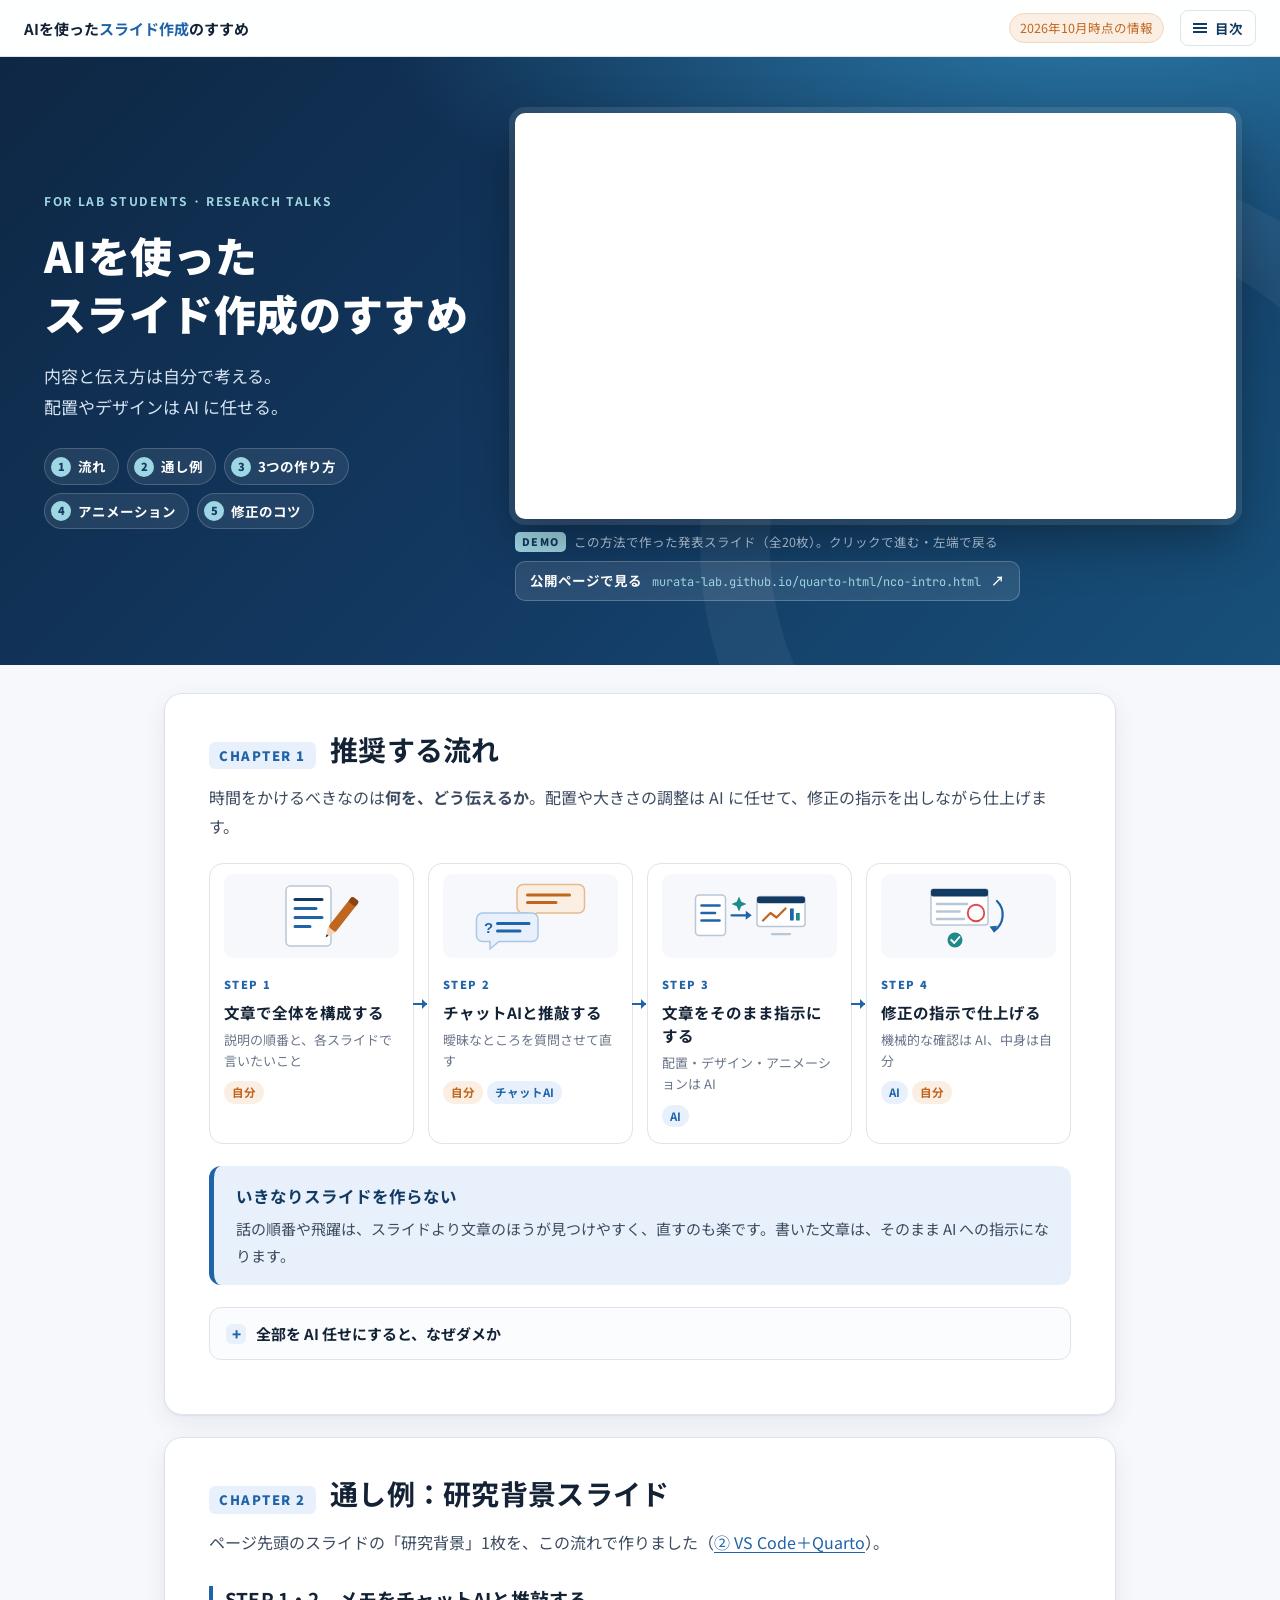
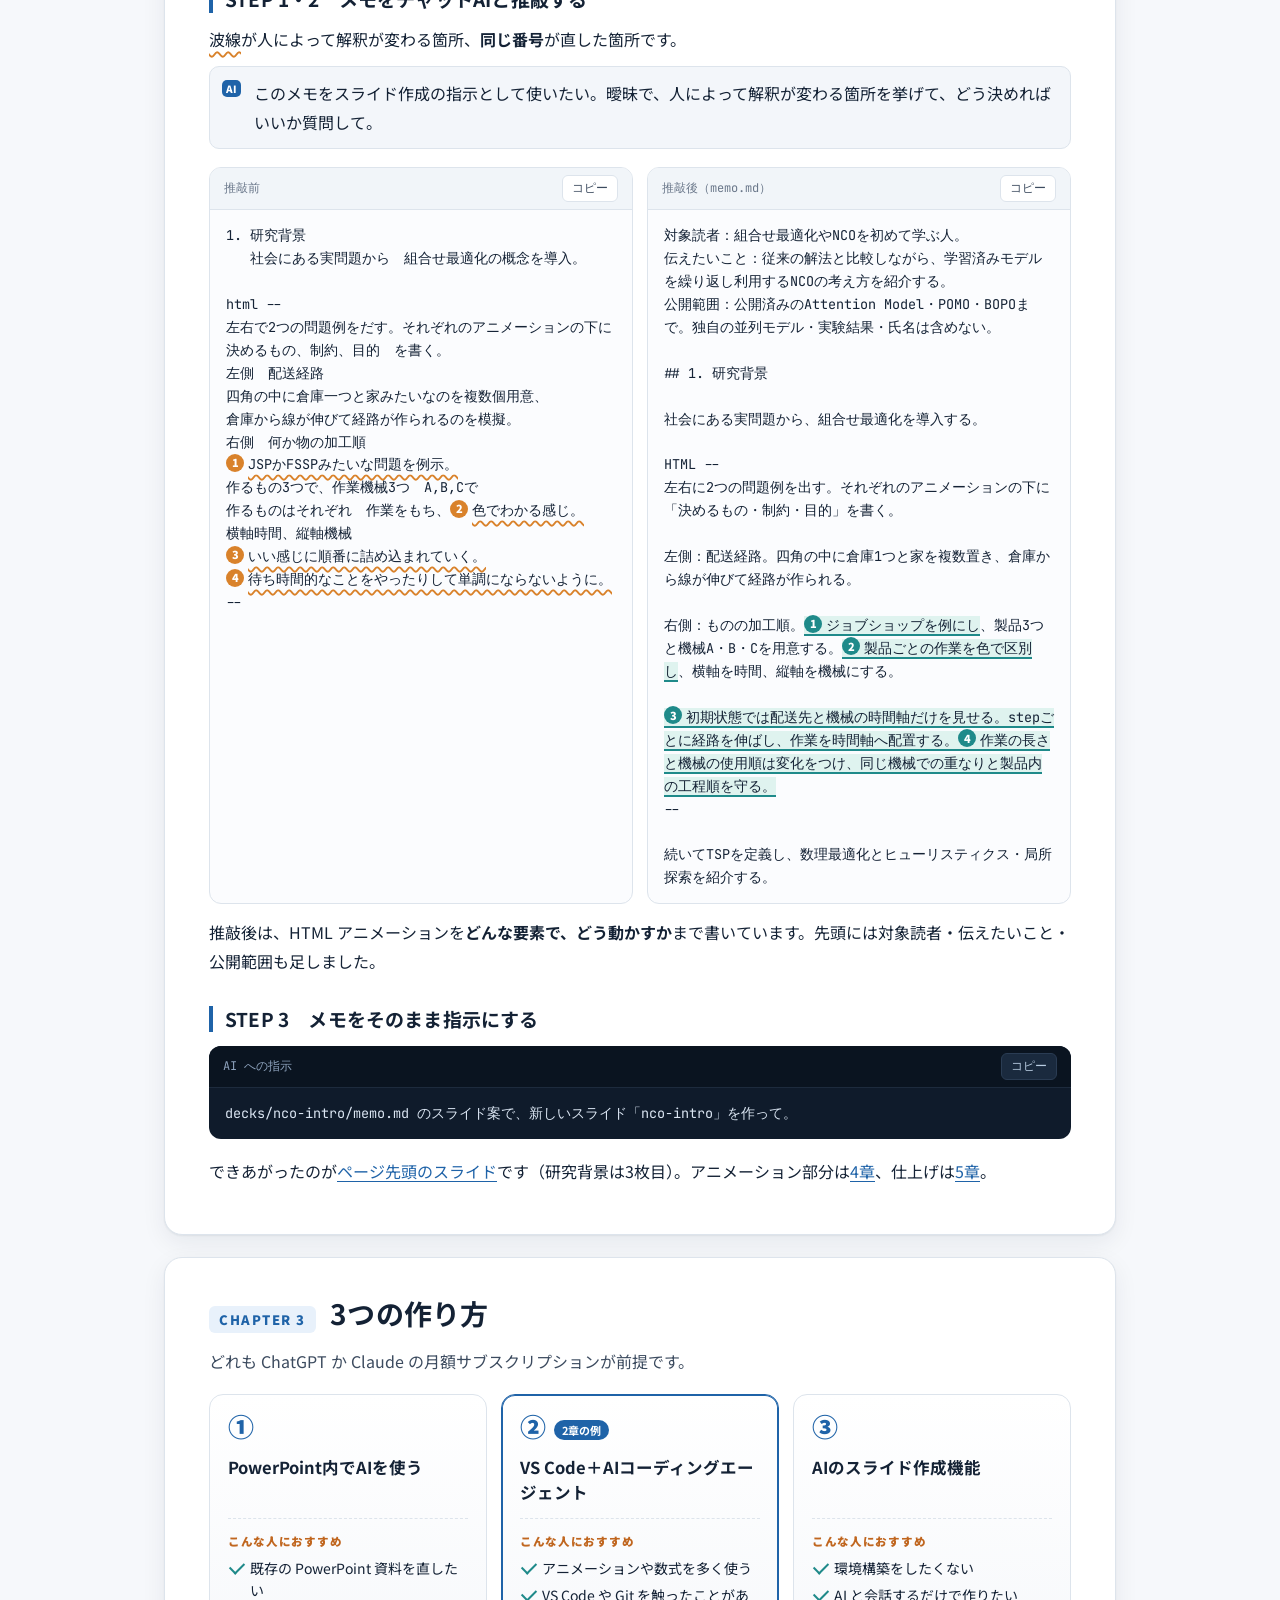
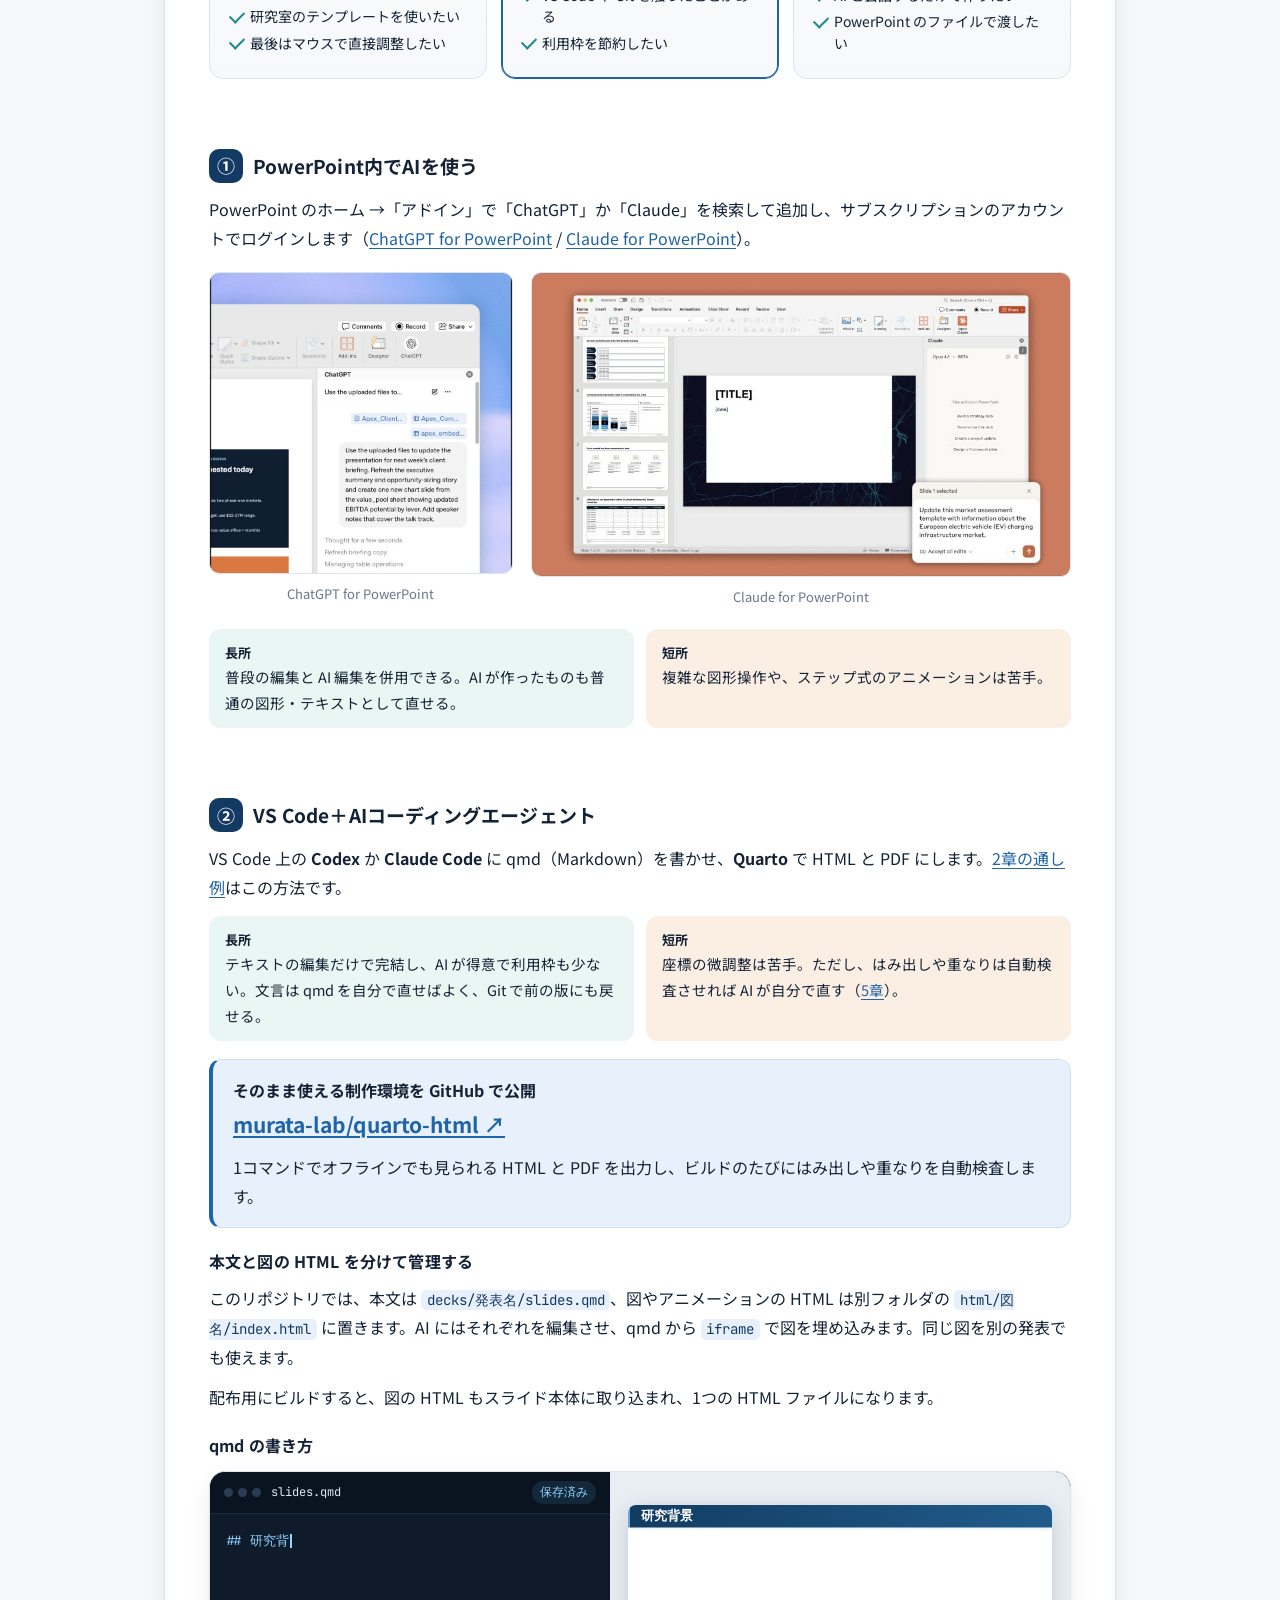
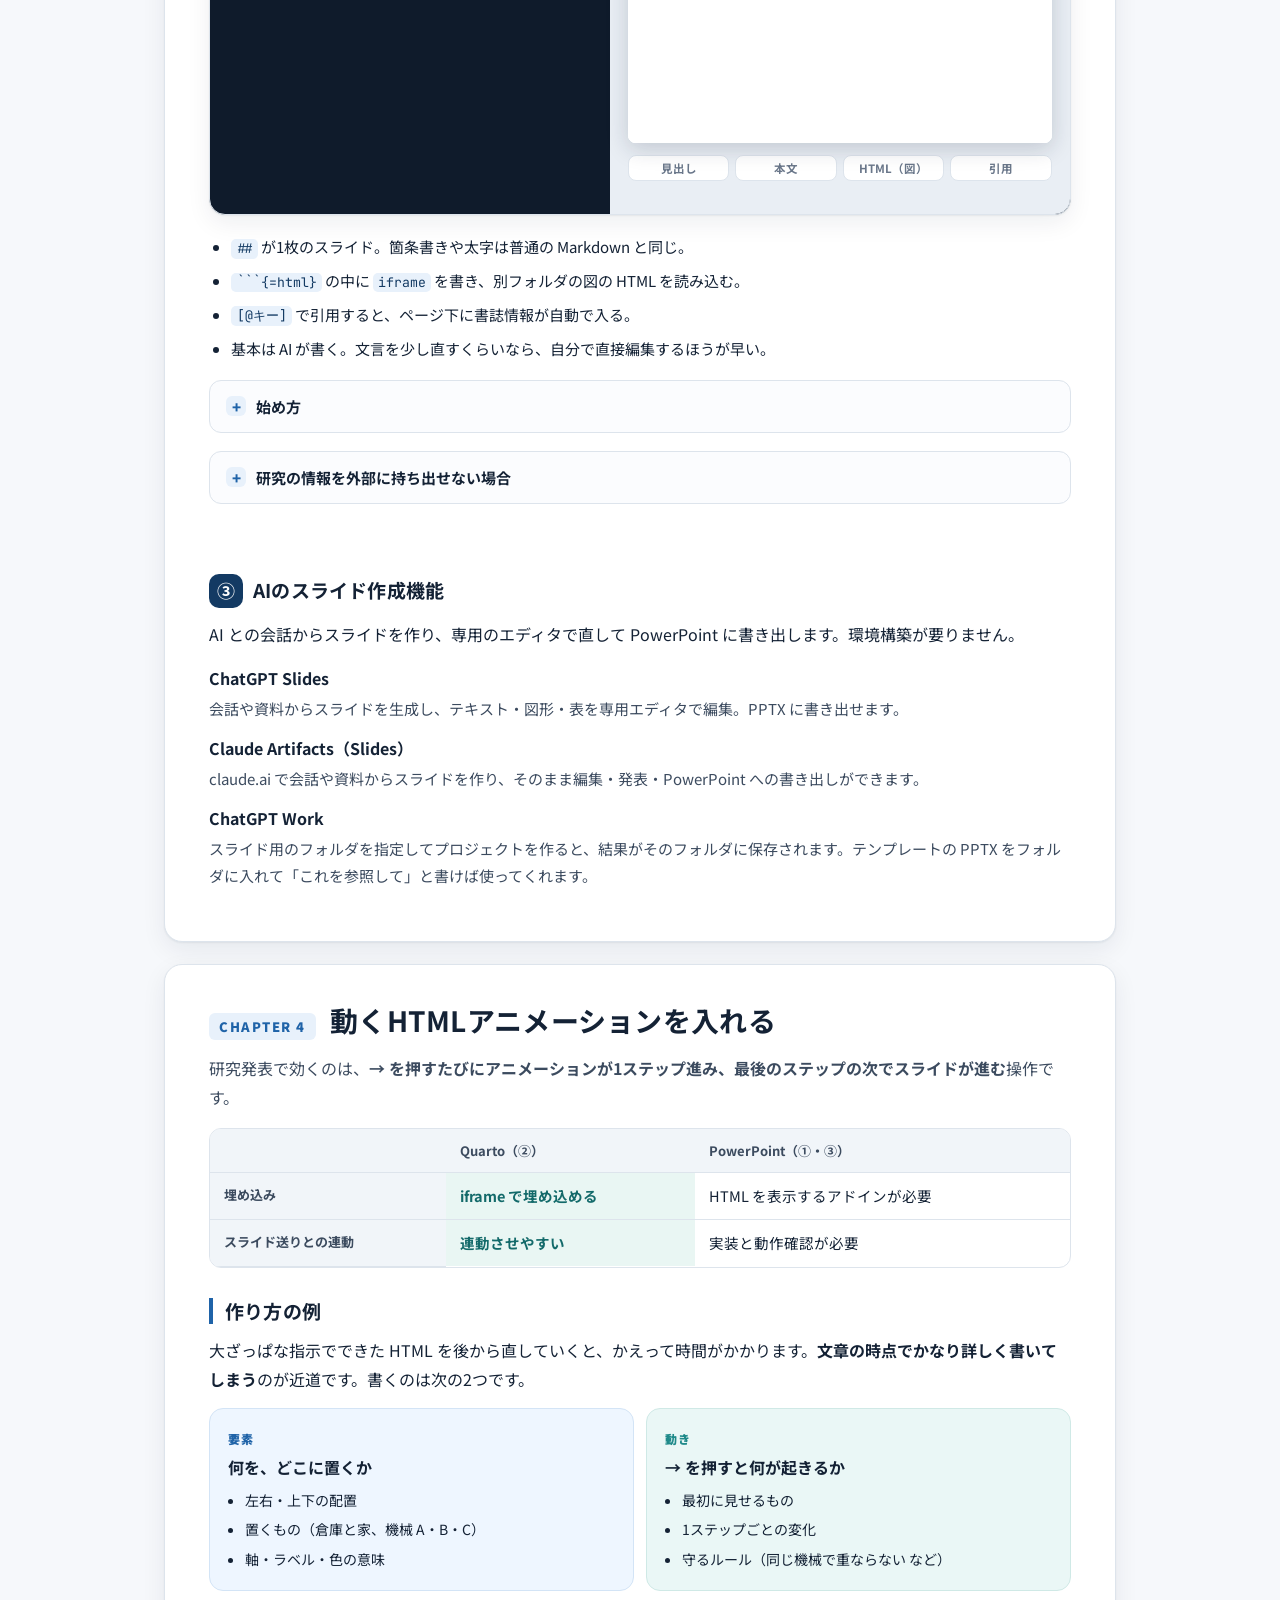
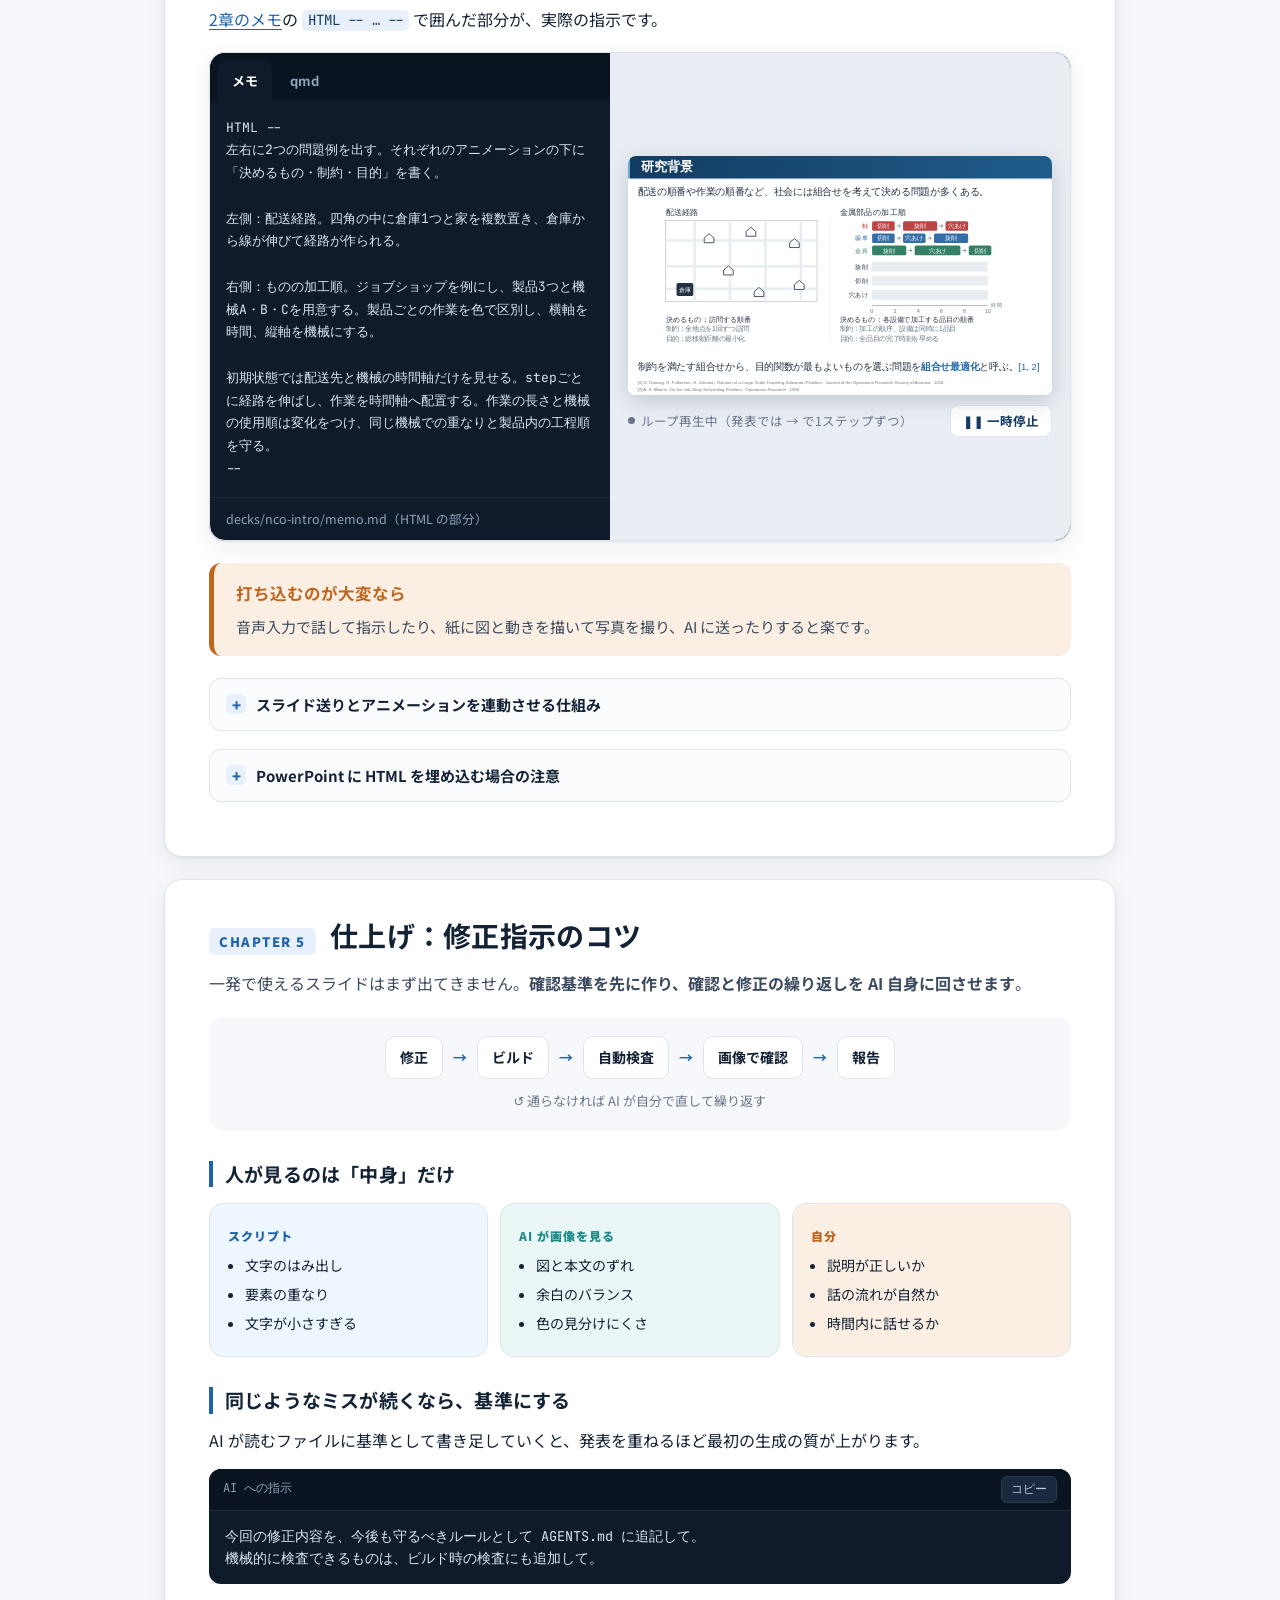
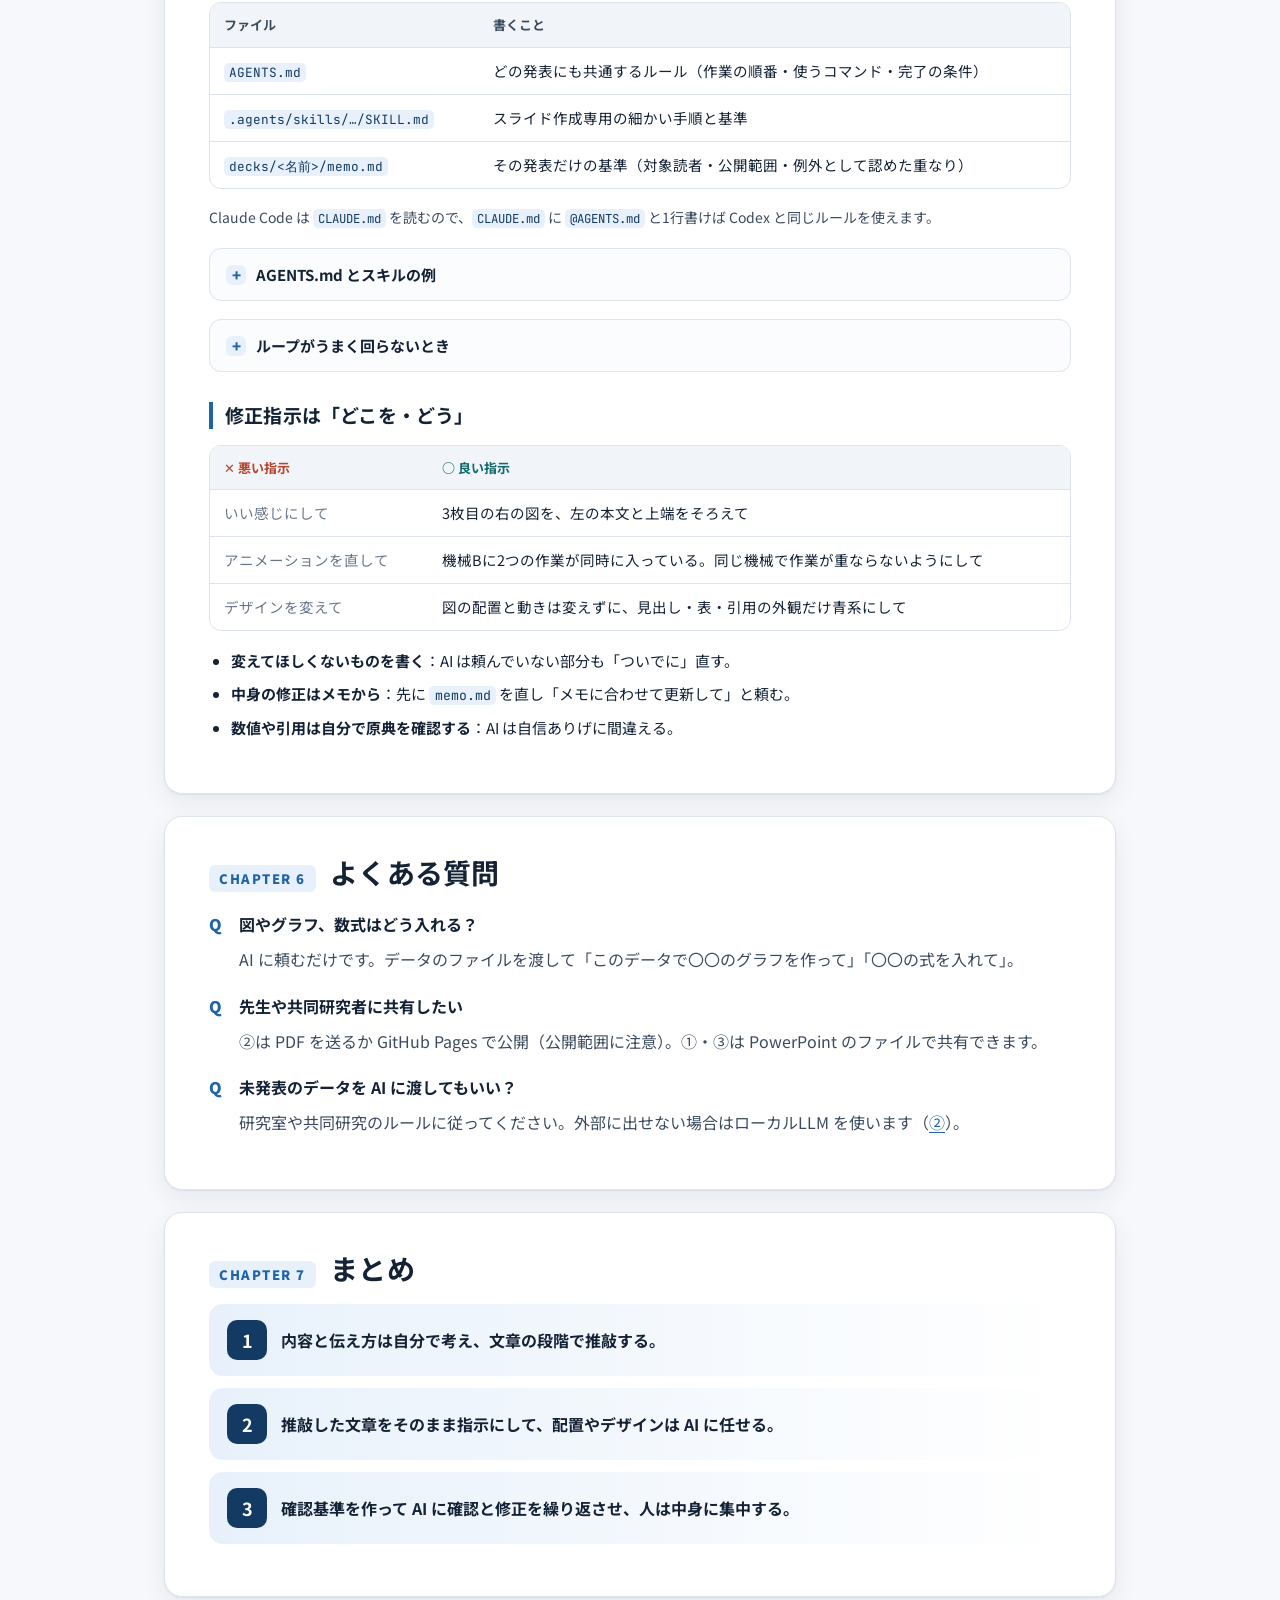
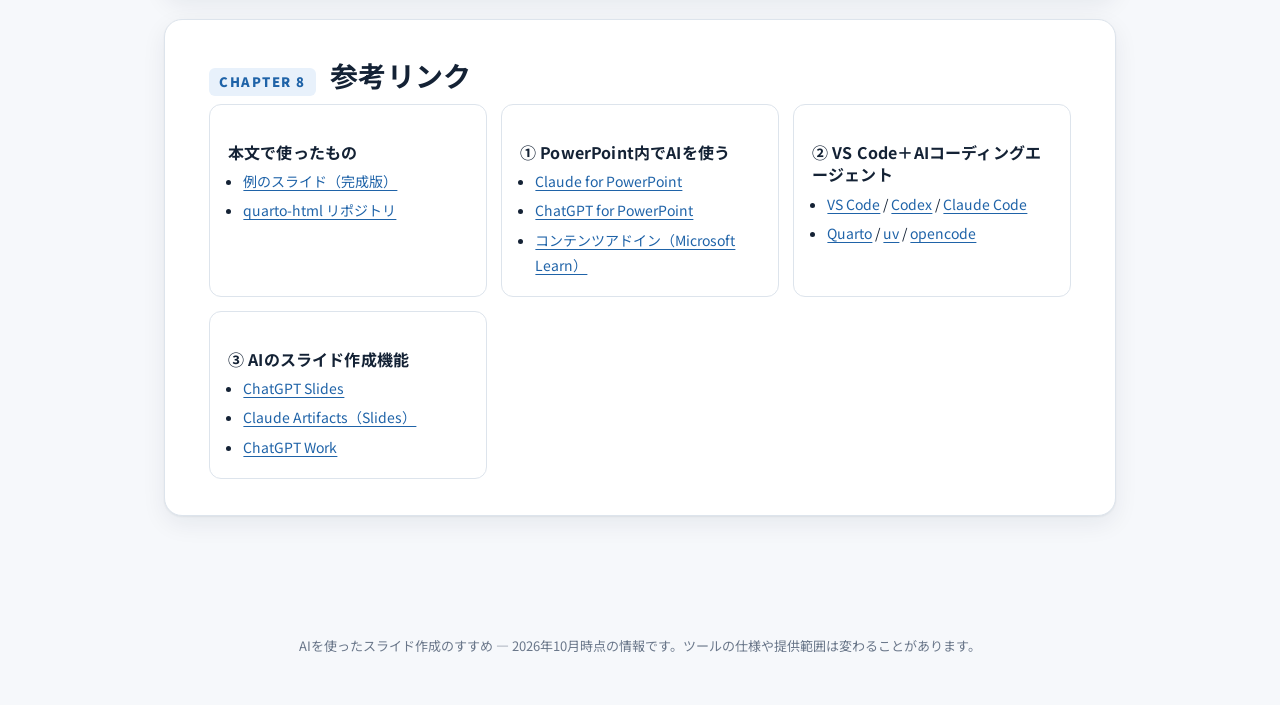
<file: index.html>
<!doctype html>
<html lang="ja">
<head>
<meta charset="utf-8">
<meta name="viewport" content="width=device-width, initial-scale=1">
<title>AIを使ったスライド作成のすすめ</title>
<meta name="description" content="研究室の学生向け（ゼミ・卒論・修論・学会発表）。内容は自分で考え、配置やデザインはAIに任せて、研究発表スライドを速く・質を落とさずに作る方法。2026年10月時点の情報。">
<meta property="og:title" content="AIを使ったスライド作成のすすめ">
<meta property="og:description" content="内容は自分で考え、配置やデザインはAIに。研究発表スライドの作り方（2026年10月時点）。">
<meta property="og:image" content="assets/img/background-after.png">
<meta name="theme-color" content="#133a63">
<link rel="preconnect" href="https://fonts.googleapis.com">
<link rel="preconnect" href="https://fonts.gstatic.com" crossorigin>
<link href="https://fonts.googleapis.com/css2?family=JetBrains+Mono:wght@400;600&family=Noto+Sans+JP:wght@400;700;900&display=swap" rel="stylesheet">
<link rel="stylesheet" href="assets/style.css?v=20261023-github">
<script src="assets/main.js" defer></script>
</head>
<body>

<header class="topbar">
  <a class="brand" href="#top">AIを使った<span>スライド作成</span>のすすめ</a>
  <span class="asof">2026年10月時点の情報</span>
  <button class="menu-btn" type="button" aria-expanded="false" aria-controls="menu"><span class="bars" aria-hidden="true"></span>目次</button>
  <nav class="menu" id="menu" aria-label="目次" hidden>
    <ol>
      <li><a href="#flow"><span>1</span>推奨する流れ</a></li>
      <li><a href="#example"><span>2</span>通し例：研究背景スライド</a></li>
      <li><a href="#methods"><span>3</span>3つの作り方</a></li>
      <li><a href="#animation"><span>4</span>動くHTMLアニメーション</a></li>
      <li><a href="#revise"><span>5</span>仕上げ：修正指示のコツ</a></li>
      <li><a href="#faq"><span>6</span>よくある質問</a></li>
      <li><a href="#summary"><span>7</span>まとめ</a></li>
      <li><a href="#links"><span>8</span>参考リンク</a></li>
    </ol>
  </nav>
  <div class="progress" aria-hidden="true"></div>
</header>

<div class="hero" id="top">
  <div class="hero-inner">
    <div class="hero-text">
      <span class="eyebrow">FOR LAB STUDENTS · RESEARCH TALKS</span>
      <h1>AIを使った<br>スライド作成のすすめ</h1>
      <p class="lead">内容と伝え方は自分で考える。<br>配置やデザインは AI に任せる。</p>
      <ol class="hero-toc" aria-label="目次">
        <li><a href="#flow"><span>1</span>流れ</a></li>
        <li><a href="#example"><span>2</span>通し例</a></li>
        <li><a href="#methods"><span>3</span>3つの作り方</a></li>
        <li><a href="#animation"><span>4</span>アニメーション</a></li>
        <li><a href="#revise"><span>5</span>修正のコツ</a></li>
      </ol>
    </div>
    <figure class="hero-demo">
      <div class="slide-frame"><iframe src="https://murata-lab.github.io/quarto-html/nco-intro.html" title="このページの方法で作った発表スライド（全20枚）" allow="fullscreen" allowfullscreen></iframe></div>
      <figcaption>
        <span class="cap"><span class="tag">DEMO</span>この方法で作った発表スライド（全20枚）。クリックで進む・左端で戻る</span>
        <a class="public-link" href="https://murata-lab.github.io/quarto-html/nco-intro.html" target="_blank" rel="noopener">公開ページで見る<span>murata-lab.github.io/quarto-html/nco-intro.html</span> ↗</a>
      </figcaption>
    </figure>
  </div>
</div>

<main class="container">

<!-- ====================== 1 ====================== -->
<section class="chapter" id="flow">
  <div class="chapter-head"><span class="chapter-num">CHAPTER 1</span><h2>推奨する流れ</h2></div>
  <p class="intro-text">時間をかけるべきなのは<strong>何を、どう伝えるか</strong>。配置や大きさの調整は AI に任せて、修正の指示を出しながら仕上げます。</p>

  <div class="steps">
    <div class="step">
      <svg class="illust" viewBox="0 0 160 96" aria-hidden="true">
        <rect x="46" y="8" width="60" height="80" rx="6" fill="#fff" stroke="#b8c7d8" stroke-width="2"/>
        <path d="M58 26h36" stroke="#133a63" stroke-width="4" stroke-linecap="round"/>
        <path d="M58 38h28M58 50h36M58 62h20" stroke="#1f63a8" stroke-width="4" stroke-linecap="round"/>
        <g transform="rotate(38 118 52)"><rect x="112" y="18" width="12" height="52" rx="3" fill="#c0661f"/><rect x="112" y="18" width="12" height="9" rx="3" fill="#8a4512"/><path d="M112 70l6 13 6-13z" fill="#f3d2b5"/><path d="M116.5 79l1.5 4 1.5-4z" fill="#142235"/></g>
      </svg>
      <span class="sn">STEP 1</span><b>文章で全体を構成する</b><small>説明の順番と、各スライドで言いたいこと</small><span class="who me">自分</span>
    </div>
    <div class="step">
      <svg class="illust" viewBox="0 0 160 96" aria-hidden="true">
        <path d="M70 6h74a8 8 0 0 1 8 8v22a8 8 0 0 1-8 8h-56l-12 10v-10h-6a8 8 0 0 1-8-8V14a8 8 0 0 1 8-8z" fill="#fbefe4" stroke="#e6b98f" stroke-width="2"/>
        <path d="M76 20h56M76 30h38" stroke="#c0661f" stroke-width="4" stroke-linecap="round"/>
        <path d="M16 44h66a8 8 0 0 1 8 8v22a8 8 0 0 1-8 8H38l-12 10V82h-10a8 8 0 0 1-8-8V52a8 8 0 0 1 8-8z" fill="#e8f1fb" stroke="#a9c6e6" stroke-width="2"/>
        <text x="18" y="70" font-size="20" font-weight="900" fill="#1f63a8" font-family="sans-serif">?</text>
        <path d="M36 58h42M36 68h30" stroke="#1f63a8" stroke-width="4" stroke-linecap="round"/>
      </svg>
      <span class="sn">STEP 2</span><b>チャットAIと推敲する</b><small>曖昧なところを質問させて直す</small><span class="who me">自分</span> <span class="who ai">チャットAI</span>
    </div>
    <div class="step">
      <svg class="illust" viewBox="0 0 160 96" aria-hidden="true">
        <rect x="8" y="20" width="40" height="54" rx="5" fill="#fff" stroke="#b8c7d8" stroke-width="2"/>
        <path d="M16 34h24M16 44h18M16 54h24" stroke="#1f63a8" stroke-width="3.5" stroke-linecap="round"/>
        <path d="M56 47h20" stroke="#1f63a8" stroke-width="3" stroke-linecap="round"/><path d="M75 41l8 6-8 6z" fill="#1f63a8"/>
        <path d="M66 22l3 7 7 3-7 3-3 7-3-7-7-3 7-3z" fill="#1f8a8a"/>
        <rect x="90" y="22" width="64" height="40" rx="4" fill="#fff" stroke="#b8c7d8" stroke-width="2"/>
        <rect x="90" y="22" width="64" height="9" rx="3" fill="#133a63"/>
        <path d="M98 54l10-10 8 6 12-12" stroke="#c0661f" stroke-width="3" fill="none" stroke-linecap="round" stroke-linejoin="round"/>
        <rect x="134" y="38" width="5" height="16" fill="#1f63a8"/><rect x="142" y="44" width="5" height="10" fill="#1f8a8a"/>
        <path d="M110 72h24" stroke="#b8c7d8" stroke-width="3" stroke-linecap="round"/>
      </svg>
      <span class="sn">STEP 3</span><b>文章をそのまま指示にする</b><small>配置・デザイン・アニメーションは AI</small><span class="who ai">AI</span>
    </div>
    <div class="step">
      <svg class="illust" viewBox="0 0 160 96" aria-hidden="true">
        <rect x="30" y="12" width="76" height="48" rx="4" fill="#fff" stroke="#b8c7d8" stroke-width="2"/>
        <rect x="30" y="12" width="76" height="10" rx="3" fill="#133a63"/>
        <path d="M38 32h40M38 42h30M38 52h36" stroke="#b8c7d8" stroke-width="3.5" stroke-linecap="round"/>
        <circle cx="90" cy="44" r="11" fill="none" stroke="#e04a4a" stroke-width="2.5"/>
        <path d="M118 28a26 26 0 0 1-4 40" fill="none" stroke="#1f63a8" stroke-width="3" stroke-linecap="round"/><path d="M108 62l6 8 4-9z" fill="#1f63a8"/>
        <circle cx="62" cy="80" r="10" fill="#1f8a8a"/><path d="M57 80l4 4 7-8" stroke="#fff" stroke-width="2.5" fill="none" stroke-linecap="round" stroke-linejoin="round"/>
      </svg>
      <span class="sn">STEP 4</span><b>修正の指示で仕上げる</b><small>機械的な確認は AI、中身は自分</small><span class="who ai">AI</span> <span class="who me">自分</span>
    </div>
  </div>

  <div class="point">
    <b>いきなりスライドを作らない</b>
    <p>話の順番や飛躍は、スライドより文章のほうが見つけやすく、直すのも楽です。書いた文章は、そのまま AI への指示になります。</p>
  </div>

  <details>
    <summary>全部を AI 任せにすると、なぜダメか</summary>
    <div class="body">
      <ul>
        <li>1枚に詰め込みすぎて、持ち時間内に話しきれない。</li>
        <li>それらしい図でも、内容とずれている。</li>
        <li>一般論の流れになり、自分の研究の主張が見えない。</li>
        <li>自分で考えていないので、質疑で答えられない。</li>
      </ul>
    </div>
  </details>
</section>

<!-- ====================== 2 ====================== -->
<section class="chapter" id="example">
  <div class="chapter-head"><span class="chapter-num">CHAPTER 2</span><h2>通し例：研究背景スライド</h2></div>
  <p class="intro-text">ページ先頭のスライドの「研究背景」1枚を、この流れで作りました（<a href="#method-vscode">② VS Code＋Quarto</a>）。</p>

  <h3>STEP 1・2　メモをチャットAIと推敲する</h3>
  <p><span class="v-inline">波線</span>が人によって解釈が変わる箇所、<strong>同じ番号</strong>が直した箇所です。</p>
  <blockquote class="prompt">このメモをスライド作成の指示として使いたい。曖昧で、人によって解釈が変わる箇所を挙げて、どう決めればいいか質問して。</blockquote>

  <div class="memo-compare">
    <div class="code light"><div class="label"><span>推敲前</span></div><pre>1. 研究背景
   社会にある実問題から　組合せ最適化の概念を導入。

html --
左右で2つの問題例をだす。それぞれのアニメーションの下に
決めるもの、制約、目的　を書く。
左側　配送経路
四角の中に倉庫一つと家みたいなのを複数個用意、
倉庫から線が伸びて経路が作られるのを模擬。
右側　何か物の加工順
<span class="v" data-n="1">JSPかFSSPみたいな問題を例示。</span>
作るもの3つで、作業機械3つ　A,B,Cで
作るものはそれぞれ　作業をもち、<span class="v" data-n="2">色でわかる感じ。</span>
横軸時間、縦軸機械
<span class="v" data-n="3">いい感じに順番に詰め込まれていく。</span>
<span class="v" data-n="4">待ち時間的なことをやったりして単調にならないように。</span>
--</pre></div>
    <div class="code light"><div class="label"><span>推敲後（memo.md）</span></div><pre>対象読者：組合せ最適化やNCOを初めて学ぶ人。
伝えたいこと：従来の解法と比較しながら、学習済みモデルを繰り返し利用するNCOの考え方を紹介する。
公開範囲：公開済みのAttention Model・POMO・BOPOまで。独自の並列モデル・実験結果・氏名は含めない。

## 1. 研究背景

社会にある実問題から、組合せ最適化を導入する。

HTML --
左右に2つの問題例を出す。それぞれのアニメーションの下に「決めるもの・制約・目的」を書く。

左側：配送経路。四角の中に倉庫1つと家を複数置き、倉庫から線が伸びて経路が作られる。

右側：ものの加工順。<span class="f" data-n="1">ジョブショップを例にし</span>、製品3つと機械A・B・Cを用意する。<span class="f" data-n="2">製品ごとの作業を色で区別し</span>、横軸を時間、縦軸を機械にする。

<span class="f" data-n="3">初期状態では配送先と機械の時間軸だけを見せる。stepごとに経路を伸ばし、作業を時間軸へ配置する。</span><span class="f" data-n="4">作業の長さと機械の使用順は変化をつけ、同じ機械での重なりと製品内の工程順を守る。</span>
--

続いてTSPを定義し、数理最適化とヒューリスティクス・局所探索を紹介する。</pre></div>
  </div>
  <p>推敲後は、HTML アニメーションを<strong>どんな要素で、どう動かすか</strong>まで書いています。先頭には対象読者・伝えたいこと・公開範囲も足しました。</p>

  <h3>STEP 3　メモをそのまま指示にする</h3>
  <div class="code"><div class="label"><span>AI への指示</span></div><pre>decks/nco-intro/memo.md のスライド案で、新しいスライド「nco-intro」を作って。</pre></div>
  <p>できあがったのが<a href="#top">ページ先頭のスライド</a>です（研究背景は3枚目）。アニメーション部分は<a href="#animation">4章</a>、仕上げは<a href="#revise">5章</a>。</p>
</section>

<!-- ====================== 3 ====================== -->
<section class="chapter" id="methods">
  <div class="chapter-head"><span class="chapter-num">CHAPTER 3</span><h2>3つの作り方</h2></div>
  <p class="intro-text">どれも ChatGPT か Claude の月額サブスクリプションが前提です。</p>

  <div class="methods">
    <a class="method" href="#method-ppt">
      <span class="mn">①</span><b>PowerPoint内でAIを使う</b>
      <span class="rec-h">こんな人におすすめ</span>
      <ul class="rec-list"><li>既存の PowerPoint 資料を直したい</li><li>研究室のテンプレートを使いたい</li><li>最後はマウスで直接調整したい</li></ul>
    </a>
    <a class="method main" href="#method-vscode">
      <span class="mn">②</span><b>VS Code＋AIコーディングエージェント</b>
      <span class="rec-h">こんな人におすすめ</span>
      <ul class="rec-list"><li>アニメーションや数式を多く使う</li><li>VS Code や Git を触ったことがある</li><li>利用枠を節約したい</li></ul>
    </a>
    <a class="method" href="#method-ai">
      <span class="mn">③</span><b>AIのスライド作成機能</b>
      <span class="rec-h">こんな人におすすめ</span>
      <ul class="rec-list"><li>環境構築をしたくない</li><li>AI と会話するだけで作りたい</li><li>PowerPoint のファイルで渡したい</li></ul>
    </a>
  </div>

  <!-- ① -->
  <div class="method-detail" id="method-ppt">
    <h3><span class="mn">①</span>PowerPoint内でAIを使う</h3>
    <p>PowerPoint のホーム →「アドイン」で「ChatGPT」か「Claude」を検索して追加し、サブスクリプションのアカウントでログインします（<a href="https://help.openai.com/en/articles/20001242" target="_blank" rel="noopener">ChatGPT for PowerPoint</a> / <a href="https://claude.com/docs/office-agents/powerpoint" target="_blank" rel="noopener">Claude for PowerPoint</a>）。</p>
    <div class="addin-screenshots">
      <figure><img src="assets/img/chatgpt-powerpoint.jpg" alt="PowerPoint の右側に ChatGPT のパネルが開き、指示を入力している画面" width="905" height="899" loading="lazy"><figcaption>ChatGPT for PowerPoint</figcaption></figure>
      <figure><img src="assets/img/claude-powerpoint.jpg" alt="PowerPoint の右側に Claude のパネルが開き、選択したスライドへの指示を入力している画面" width="905" height="509" loading="lazy"><figcaption>Claude for PowerPoint</figcaption></figure>
    </div>
    <div class="pros-cons">
      <div class="pro"><b>長所</b>普段の編集と AI 編集を併用できる。AI が作ったものも普通の図形・テキストとして直せる。</div>
      <div class="con"><b>短所</b>複雑な図形操作や、ステップ式のアニメーションは苦手。</div>
    </div>
  </div>

  <!-- ② -->
  <div class="method-detail" id="method-vscode">
    <h3><span class="mn">②</span>VS Code＋AIコーディングエージェント</h3>
    <p>VS Code 上の <b>Codex</b> か <b>Claude Code</b> に qmd（Markdown）を書かせ、<b>Quarto</b> で HTML と PDF にします。<a href="#example">2章の通し例</a>はこの方法です。</p>
    <div class="pros-cons">
      <div class="pro"><b>長所</b>テキストの編集だけで完結し、AI が得意で利用枠も少ない。文言は qmd を自分で直せばよく、Git で前の版にも戻せる。</div>
      <div class="con"><b>短所</b>座標の微調整は苦手。ただし、はみ出しや重なりは自動検査させれば AI が自分で直す（<a href="#revise">5章</a>）。</div>
    </div>
    <div class="callout repo-callout">
      <strong class="callout-title">そのまま使える制作環境を GitHub で公開</strong>
      <a class="repo-link" href="https://github.com/murata-lab/quarto-html" target="_blank" rel="noopener">murata-lab/quarto-html <span aria-hidden="true">↗</span></a>
      <p>1コマンドでオフラインでも見られる HTML と PDF を出力し、ビルドのたびにはみ出しや重なりを自動検査します。</p>
    </div>

    <h4>本文と図の HTML を分けて管理する</h4>
    <p>このリポジトリでは、本文は <code>decks/発表名/slides.qmd</code>、図やアニメーションの HTML は別フォルダの <code>html/図名/index.html</code> に置きます。AI にはそれぞれを編集させ、qmd から <code>iframe</code> で図を埋め込みます。同じ図を別の発表でも使えます。</p>
    <p>配布用にビルドすると、図の HTML もスライド本体に取り込まれ、1つの HTML ファイルになります。</p>

    <h4>qmd の書き方</h4>
    <div class="qmd-demo" id="qmd-demo">
      <div class="qmd-editor">
        <div class="qmd-bar"><span class="dots" aria-hidden="true"><i></i><i></i><i></i></span><span class="file">slides.qmd</span><span class="build-state" aria-hidden="true">保存済み</span></div>
        <pre class="qmd-code" aria-label="slides.qmd の例：見出し、本文、HTMLの埋め込み、引用の順に書く"></pre>
      </div>
      <div class="qmd-view">
        <div class="slide-frame"><iframe src="assets/demo/background.html?build" title="qmd に書いた分だけ表示される研究背景スライド" loading="lazy" tabindex="-1"></iframe></div>
        <ol class="qmd-legend" aria-hidden="true">
          <li data-level="1">見出し</li>
          <li data-level="2">本文</li>
          <li data-level="3">HTML（図）</li>
          <li data-level="4">引用</li>
        </ol>
      </div>
    </div>
    <ul class="tight">
      <li><code>##</code> が1枚のスライド。箇条書きや太字は普通の Markdown と同じ。</li>
      <li><code>```{=html}</code> の中に <code>iframe</code> を書き、別フォルダの図の HTML を読み込む。</li>
      <li><code>[@キー]</code> で引用すると、ページ下に書誌情報が自動で入る。</li>
      <li>基本は AI が書く。文言を少し直すくらいなら、自分で直接編集するほうが早い。</li>
    </ul>

    <details>
      <summary>始め方</summary>
      <div class="body">
        <ol class="steps-list">
          <li><a href="https://code.visualstudio.com/" target="_blank" rel="noopener">VS Code</a>・<a href="https://quarto.org/" target="_blank" rel="noopener">Quarto</a>・<a href="https://docs.astral.sh/uv/" target="_blank" rel="noopener">uv</a> をインストールする</li>
          <li>VS Code に Codex か Claude Code の拡張機能を入れ、サブスクリプションのアカウントでログインする</li>
          <li>リポジトリを clone して VS Code で開き、初回だけ準備のコマンドを実行する（AI に「README の準備をやって」と頼んでもよい）
            <div class="code"><div class="label"><span>ターミナル</span></div><pre>git clone https://github.com/murata-lab/quarto-html.git
uv sync
uv run playwright install chromium</pre></div></li>
          <li>推敲したメモを AI に渡す
            <div class="code"><div class="label"><span>AI への指示</span></div><pre>このスライド案で、新しいスライド「my-talk」を作って。
（ここに推敲したメモを貼る）</pre></div></li>
          <li>できあがった <code>output/my-talk.html</code> と <code>output/my-talk.pdf</code> を開いて確認する</li>
        </ol>
        <p>情報が足りない場合や説明の流れに問題がある場合は、作り始める前に AI が質問してきます。</p>
      </div>
    </details>

    <details>
      <summary>研究の情報を外部に持ち出せない場合</summary>
      <div class="body">
        <p><a href="https://opencode.ai/" target="_blank" rel="noopener">opencode</a> からローカルLLM（Ollama など）を呼び出せば、メモや qmd を外部に送らずに同じ進め方ができます。性能はクラウドのモデルより落ちるので、<a href="#revise">5章</a>の確認基準を丁寧に用意しておくと安定します。</p>
      </div>
    </details>
  </div>

  <!-- ③ -->
  <div class="method-detail" id="method-ai">
    <h3><span class="mn">③</span>AIのスライド作成機能</h3>
    <p>AI との会話からスライドを作り、専用のエディタで直して PowerPoint に書き出します。環境構築が要りません。</p>
    <dl class="tool-list">
      <dt>ChatGPT Slides</dt>
      <dd>会話や資料からスライドを生成し、テキスト・図形・表を専用エディタで編集。PPTX に書き出せます。</dd>
      <dt>Claude Artifacts（Slides）</dt>
      <dd>claude.ai で会話や資料からスライドを作り、そのまま編集・発表・PowerPoint への書き出しができます。</dd>
      <dt>ChatGPT Work</dt>
      <dd>スライド用のフォルダを指定してプロジェクトを作ると、結果がそのフォルダに保存されます。テンプレートの PPTX をフォルダに入れて「これを参照して」と書けば使ってくれます。</dd>
    </dl>
  </div>
</section>

<!-- ====================== 4 ====================== -->
<section class="chapter" id="animation">
  <div class="chapter-head"><span class="chapter-num">CHAPTER 4</span><h2>動くHTMLアニメーションを入れる</h2></div>
  <p class="intro-text">研究発表で効くのは、<strong>→ を押すたびにアニメーションが1ステップ進み、最後のステップの次でスライドが進む</strong>操作です。</p>

  <div class="table-wrap"><table class="compare">
    <thead><tr><th></th><th>Quarto（②）</th><th>PowerPoint（①・③）</th></tr></thead>
    <tbody>
      <tr><th>埋め込み</th><td class="good">iframe で埋め込める</td><td>HTML を表示するアドインが必要</td></tr>
      <tr><th>スライド送りとの連動</th><td class="good">連動させやすい</td><td>実装と動作確認が必要</td></tr>
    </tbody>
  </table></div>

  <h3>作り方の例</h3>
  <p>大ざっぱな指示でできた HTML を後から直していくと、かえって時間がかかります。<strong>文章の時点でかなり詳しく書いてしまう</strong>のが近道です。書くのは次の2つです。</p>
  <div class="anim-grid">
    <div class="anim-card"><span class="h">要素</span><b>何を、どこに置くか</b><ul><li>左右・上下の配置</li><li>置くもの（倉庫と家、機械 A・B・C）</li><li>軸・ラベル・色の意味</li></ul></div>
    <div class="anim-card move"><span class="h">動き</span><b>→ を押すと何が起きるか</b><ul><li>最初に見せるもの</li><li>1ステップごとの変化</li><li>守るルール（同じ機械で重ならない など）</li></ul></div>
  </div>
  <p><a href="#example">2章のメモ</a>の <code>HTML -- … --</code> で囲んだ部分が、実際の指示です。</p>

  <div class="live" id="live-animation">
    <div class="live-src">
      <div class="tabs" role="tablist" aria-label="書き方の切り替え">
        <button class="tab" role="tab" id="t4-memo" aria-controls="p4-memo" aria-selected="true">メモ</button>
        <button class="tab" role="tab" id="t4-qmd" aria-controls="p4-qmd" aria-selected="false" tabindex="-1">qmd</button>
      </div>
      <div class="panel" id="p4-memo" role="tabpanel" aria-labelledby="t4-memo">
<pre>HTML --
左右に2つの問題例を出す。それぞれのアニメーションの下に「決めるもの・制約・目的」を書く。

左側：配送経路。四角の中に倉庫1つと家を複数置き、倉庫から線が伸びて経路が作られる。

右側：ものの加工順。ジョブショップを例にし、製品3つと機械A・B・Cを用意する。製品ごとの作業を色で区別し、横軸を時間、縦軸を機械にする。

初期状態では配送先と機械の時間軸だけを見せる。stepごとに経路を伸ばし、作業を時間軸へ配置する。作業の長さと機械の使用順は変化をつけ、同じ機械での重なりと製品内の工程順を守る。
--</pre>
        <p class="panel-note">decks/nco-intro/memo.md（HTML の部分）</p>
      </div>
      <div class="panel" id="p4-qmd" role="tabpanel" aria-labelledby="t4-qmd" hidden>
<pre><span class="tok-k">## 研究背景 {#background}</span>

配送の順番や作業の順番など、社会には組合せを考えて決める問題が多くある。

<span class="tok-c">```{=html}</span>
<span class="tok-s">&lt;iframe src="../../html/social-problems/index.html" class="model-animation" title="配送経路とスケジューリング"&gt;&lt;/iframe&gt;</span>
<span class="tok-c">```</span>

制約を満たす組合せから、目的関数が最もよいものを選ぶ問題を**組合せ最適化**と呼ぶ。<span class="tok-k">[@dantzig1954; @jobshop]</span></pre>
        <p class="panel-note">qmd 側は iframe を1行置くだけ。動きは html/social-problems/ に別ファイルで書かれる。</p>
      </div>
    </div>
    <div class="live-view">
      <div class="slide-frame"><iframe src="assets/demo/background.html" title="研究背景スライドのアニメーション（ループ再生）" loading="lazy"></iframe></div>
      <div class="live-ctrl"><span class="tag">ループ再生中（発表では → で1ステップずつ）</span><button type="button" data-toggle>❚❚ 一時停止</button></div>
    </div>
  </div>

  <div class="point tip">
    <b>打ち込むのが大変なら</b>
    <p>音声入力で話して指示したり、紙に図と動きを描いて写真を撮り、AI に送ったりすると楽です。</p>
  </div>

  <details>
    <summary>スライド送りとアニメーションを連動させる仕組み</summary>
    <div class="body">
      <p>quarto-html では小さな専用プレイヤーがステップを管理し、アニメーション側は「ステップ数」と「そのステップでの描画」だけを書きます。</p>
      <div class="code"><div class="label"><span>html/&lt;図名&gt;/main.mjs</span></div><pre>registerAnimation({
  steps: 2,
  render(step) {
    <span class="tok-c">// stepだけから描画を決める。0→2や2→0にも対応する。</span>
  }
});</pre></div>
      <ul>
        <li>← / → でステップが進み、最後のステップを過ぎると次のページへ。</li>
        <li>ステップ番号だけで描画が決まるので、戻る操作や途中への移動にも対応できる。</li>
        <li>PDF には各ページの最後のステップが出力される。</li>
      </ul>
      <p>雛形は <code>uv run scripts/slides.py animation &lt;図名&gt;</code> で作れます。</p>
    </div>
  </details>

  <details>
    <summary>PowerPoint に HTML を埋め込む場合の注意</summary>
    <div class="body">
      <ul>
        <li>表示には<a href="https://learn.microsoft.com/office/dev/add-ins/design/content-add-ins" target="_blank" rel="noopener">コンテンツアドイン</a>が必要。Microsoft 製の Web Viewer は2024年に提供終了しているので、別のアドインを使うか自作する。</li>
        <li>HTML 側をクリックして進めるだけなら簡単。→ キーと連動させるには実装と動作確認が必要。</li>
        <li>Mac と Windows で動作に違いがあるので、発表に使うパソコンで事前に確認する。</li>
      </ul>
    </div>
  </details>
</section>

<!-- ====================== 5 ====================== -->
<section class="chapter" id="revise">
  <div class="chapter-head"><span class="chapter-num">CHAPTER 5</span><h2>仕上げ：修正指示のコツ</h2></div>
  <p class="intro-text">一発で使えるスライドはまず出てきません。<strong>確認基準を先に作り、確認と修正の繰り返しを AI 自身に回させます</strong>。</p>

  <div class="loop"><span>修正</span><i>→</i><span>ビルド</span><i>→</i><span>自動検査</span><i>→</i><span>画像で確認</span><i>→</i><span>報告</span><div class="back">↺ 通らなければ AI が自分で直して繰り返す</div></div>

  <h3>人が見るのは「中身」だけ</h3>
  <div class="who-grid">
    <div class="who-card script"><span class="h">スクリプト</span><ul><li>文字のはみ出し</li><li>要素の重なり</li><li>文字が小さすぎる</li></ul></div>
    <div class="who-card eye"><span class="h">AI が画像を見る</span><ul><li>図と本文のずれ</li><li>余白のバランス</li><li>色の見分けにくさ</li></ul></div>
    <div class="who-card me"><span class="h">自分</span><ul><li>説明が正しいか</li><li>話の流れが自然か</li><li>時間内に話せるか</li></ul></div>
  </div>

  <h3 id="criteria">同じようなミスが続くなら、基準にする</h3>
  <p>AI が読むファイルに基準として書き足していくと、発表を重ねるほど最初の生成の質が上がります。</p>
  <div class="code"><div class="label"><span>AI への指示</span></div><pre>今回の修正内容を、今後も守るべきルールとして AGENTS.md に追記して。
機械的に検査できるものは、ビルド時の検査にも追加して。</pre></div>
  <div class="table-wrap"><table>
    <thead><tr><th>ファイル</th><th>書くこと</th></tr></thead>
    <tbody>
      <tr><td><code>AGENTS.md</code></td><td>どの発表にも共通するルール（作業の順番・使うコマンド・完了の条件）</td></tr>
      <tr><td><code>.agents/skills/…/SKILL.md</code></td><td>スライド作成専用の細かい手順と基準</td></tr>
      <tr><td><code>decks/&lt;名前&gt;/memo.md</code></td><td>その発表だけの基準（対象読者・公開範囲・例外として認めた重なり）</td></tr>
    </tbody>
  </table></div>
  <p class="note">Claude Code は <code>CLAUDE.md</code> を読むので、<code>CLAUDE.md</code> に <code>@AGENTS.md</code> と1行書けば Codex と同じルールを使えます。</p>

  <details>
    <summary>AGENTS.md とスキルの例</summary>
    <div class="body">
      <div class="code"><div class="label"><span>AGENTS.md</span></div><pre># Quartoスライド制作

このリポジトリのスライド制作では .agents/skills/quarto-slides/SKILL.md を読む。
探索は対象の decks/&lt;名前&gt;/memo.md → slides.qmd → 参照される html/ の順に絞る。
スクリプトは uv run。npmは使わない。出力HTML/PDFを直接編集しない。</pre></div>
      <div class="code"><div class="label"><span>.agents/skills/quarto-slides/SKILL.md（抜粋）</span></div><pre>- スライド案の対象読者・結論・説明順・必要なデータを確認する。
  情報が不足する、流れが不自然、公開範囲が不明なら、質問し、回答前にスライドを作り始めない。
- アニメーションの render は任意のstepへ直接移動・巻き戻しできる決定的な描画にする。
- 編集後は必ずビルドを実行し、HTMLとPDFの両方を出力する。失敗を修正して再実行する。
- 完了報告はHTMLとPDFのリンクを短く示す。実行できなかった検証は明記する。</pre></div>
    </div>
  </details>

  <details>
    <summary>ループがうまく回らないとき</summary>
    <div class="body">
      <ul>
        <li><strong>行ったり来たりする</strong>：基準同士の矛盾。どちらを優先するか書く。</li>
        <li><strong>終わらない</strong>：「見やすく」は判定できない。「本文〇pt以上」のように数値にし、「3回で通らなければ止めて報告」と上限も決める。</li>
        <li><strong>意図した重なりまで直す</strong>：例外としてメモに明記する。</li>
      </ul>
    </div>
  </details>

  <h3>修正指示は「どこを・どう」</h3>
  <div class="table-wrap"><table class="badgood">
    <thead><tr><th>✕ 悪い指示</th><th>○ 良い指示</th></tr></thead>
    <tbody>
      <tr><td>いい感じにして</td><td>3枚目の右の図を、左の本文と上端をそろえて</td></tr>
      <tr><td>アニメーションを直して</td><td>機械Bに2つの作業が同時に入っている。同じ機械で作業が重ならないようにして</td></tr>
      <tr><td>デザインを変えて</td><td>図の配置と動きは変えずに、見出し・表・引用の外観だけ青系にして</td></tr>
    </tbody>
  </table></div>
  <ul class="tight">
    <li><strong>変えてほしくないものを書く</strong>：AI は頼んでいない部分も「ついでに」直す。</li>
    <li><strong>中身の修正はメモから</strong>：先に <code>memo.md</code> を直し「メモに合わせて更新して」と頼む。</li>
    <li><strong>数値や引用は自分で原典を確認する</strong>：AI は自信ありげに間違える。</li>
  </ul>
</section>

<!-- ====================== 6 ====================== -->
<section class="chapter" id="faq">
  <div class="chapter-head"><span class="chapter-num">CHAPTER 6</span><h2>よくある質問</h2></div>
  <dl class="faq">
    <dt>図やグラフ、数式はどう入れる？</dt>
    <dd>AI に頼むだけです。データのファイルを渡して「このデータで〇〇のグラフを作って」「〇〇の式を入れて」。</dd>
    <dt>先生や共同研究者に共有したい</dt>
    <dd>②は PDF を送るか GitHub Pages で公開（公開範囲に注意）。①・③は PowerPoint のファイルで共有できます。</dd>
    <dt>未発表のデータを AI に渡してもいい？</dt>
    <dd>研究室や共同研究のルールに従ってください。外部に出せない場合はローカルLLM を使います（<a href="#method-vscode">②</a>）。</dd>
  </dl>
</section>

<!-- ====================== 7 ====================== -->
<section class="chapter" id="summary">
  <div class="chapter-head"><span class="chapter-num">CHAPTER 7</span><h2>まとめ</h2></div>
  <ol class="summary">
    <li>内容と伝え方は自分で考え、文章の段階で推敲する。</li>
    <li>推敲した文章をそのまま指示にして、配置やデザインは AI に任せる。</li>
    <li>確認基準を作って AI に確認と修正を繰り返させ、人は中身に集中する。</li>
  </ol>
</section>

<!-- ====================== 8 ====================== -->
<section class="chapter" id="links">
  <div class="chapter-head"><span class="chapter-num">CHAPTER 8</span><h2>参考リンク</h2></div>
  <div class="links-grid">
    <div><h4>本文で使ったもの</h4><ul>
      <li><a href="https://murata-lab.github.io/quarto-html/nco-intro.html" target="_blank" rel="noopener">例のスライド（完成版）</a></li>
      <li><a href="https://github.com/murata-lab/quarto-html" target="_blank" rel="noopener">quarto-html リポジトリ</a></li>
    </ul></div>
    <div><h4>① PowerPoint内でAIを使う</h4><ul>
      <li><a href="https://claude.com/docs/office-agents/powerpoint" target="_blank" rel="noopener">Claude for PowerPoint</a></li>
      <li><a href="https://help.openai.com/en/articles/20001242" target="_blank" rel="noopener">ChatGPT for PowerPoint</a></li>
      <li><a href="https://learn.microsoft.com/office/dev/add-ins/design/content-add-ins" target="_blank" rel="noopener">コンテンツアドイン（Microsoft Learn）</a></li>
    </ul></div>
    <div><h4>② VS Code＋AIコーディングエージェント</h4><ul>
      <li><a href="https://code.visualstudio.com/" target="_blank" rel="noopener">VS Code</a> / <a href="https://developers.openai.com/codex" target="_blank" rel="noopener">Codex</a> / <a href="https://code.claude.com/docs" target="_blank" rel="noopener">Claude Code</a></li>
      <li><a href="https://quarto.org/" target="_blank" rel="noopener">Quarto</a> / <a href="https://docs.astral.sh/uv/" target="_blank" rel="noopener">uv</a> / <a href="https://opencode.ai/" target="_blank" rel="noopener">opencode</a></li>
    </ul></div>
    <div><h4>③ AIのスライド作成機能</h4><ul>
      <li><a href="https://help.openai.com/en/articles/20001605-creating-and-collaborating-on-slides-in-chatgpt" target="_blank" rel="noopener">ChatGPT Slides</a></li>
      <li><a href="https://support.claude.com/en/articles/17153992-what-are-artifacts-and-how-do-i-use-them" target="_blank" rel="noopener">Claude Artifacts（Slides）</a></li>
      <li><a href="https://help.openai.com/en/articles/20001275" target="_blank" rel="noopener">ChatGPT Work</a></li>
    </ul></div>
  </div>
</section>

</main>

<footer>AIを使ったスライド作成のすすめ — 2026年10月時点の情報です。ツールの仕様や提供範囲は変わることがあります。</footer>

</body>
</html>
</file>
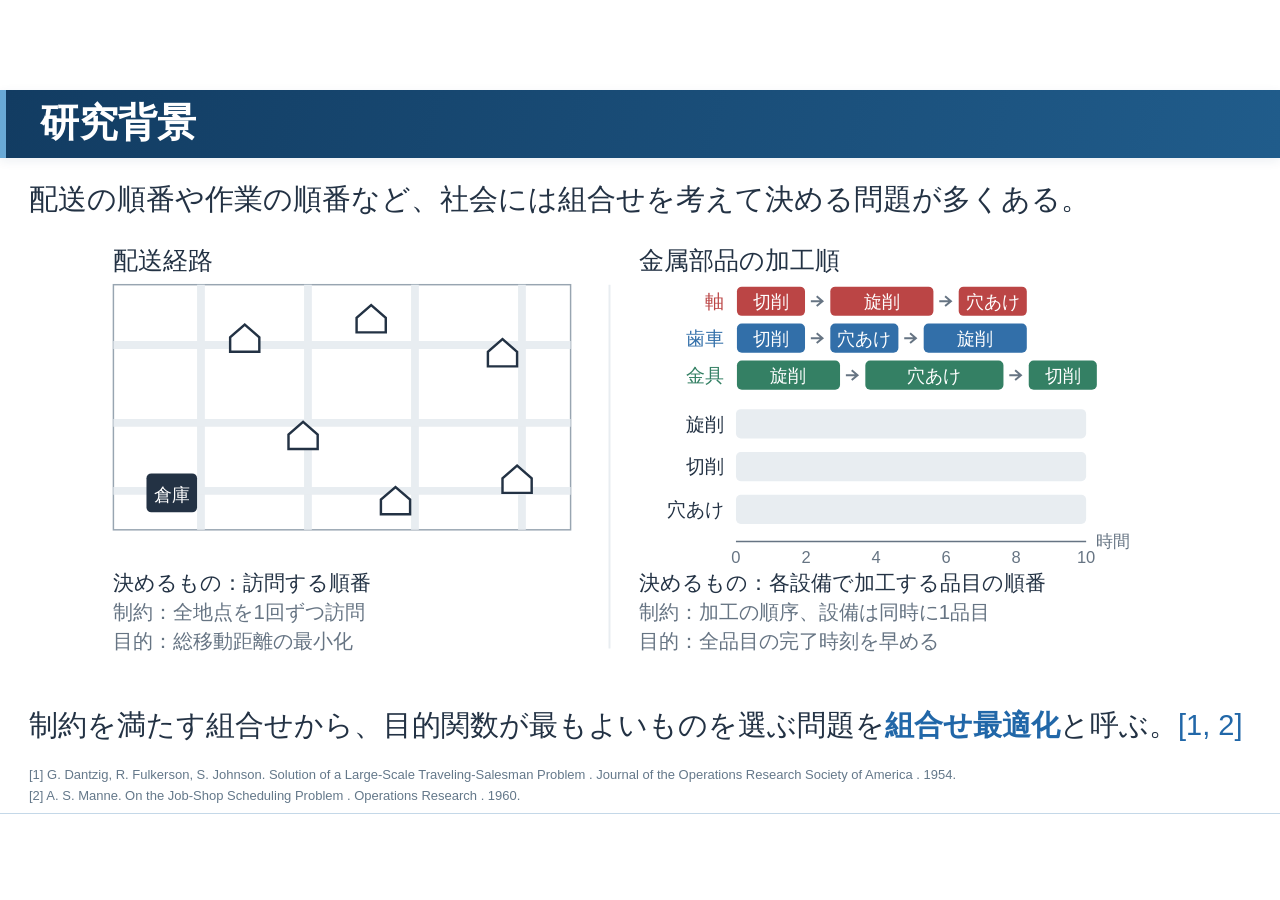
<file: assets/demo/background.html>
<!DOCTYPE html>
<html lang="ja"><head><meta charset="utf-8"/><meta content="width=device-width,initial-scale=1" name="viewport"/><title>研究背景 — アニメーション例</title><style>:root {color-scheme:light; --ink:#182b3a; --accent:#007d88; --muted:#546572}
* {box-sizing:border-box} body {margin:0; background:#17232d; color:var(--ink); font-family:'Hiragino Sans','Yu Gothic',sans-serif}
#stage {position:fixed; width:1280px; height:720px; transform-origin:top left; background:#fcfcf9}
.slide {position:absolute; inset:0; padding:48px 64px 94px; display:none; overflow:hidden; background:#fcfcf9}
.slide.active {display:block} h1,h2,h3,p {margin:0} h2 {font-size:38px; line-height:1.35; margin-bottom:28px; border-bottom:3px solid var(--accent); padding-bottom:14px} h1 {font-size:62px} h3 {font-size:28px; margin:22px 0 12px} p,li {font-size:27px; line-height:1.65} p {margin:14px 0} li {margin:12px 0} ul {padding-left:1.2em} strong {color:var(--accent)}
.slide.cover,.slide.section-slide {padding-top:190px} .cover h2 {border:0; font-size:48px; line-height:1.55} .cover p {color:var(--muted)} .section-slide {background:#e9f2f1} .section-slide h1::before {content:''; display:block; width:70px; height:6px; background:var(--accent); margin-bottom:32px}
iframe {width:100%; height:350px; border:0; display:block; margin:12px 0; pointer-events:none} .columns {display:flex; gap:48px}.column {flex:1; min-width:0} table {border-collapse:collapse; width:100%; font-size:25px; margin:24px 0} th,td {padding:15px 18px; border-bottom:1px solid #b9c9cd; text-align:left} th {background:#e9f2f1} a {color:inherit} .citation {font-size:.65em; color:var(--muted)}
.citations {position:absolute; bottom:24px; left:64px; right:90px; font-size:12px; line-height:1.45; color:#53616a; border-top:1px solid #c8d2d4; padding-top:8px}.citations p {font-size:inherit; line-height:inherit; margin:0}.small p,.small {font-size:21px} .page-number {position:absolute; right:30px; bottom:25px; font-size:14px; color:#53616a}
#toolbar {position:fixed; right:12px; top:12px; display:flex; gap:6px; z-index:5} button {font:inherit; cursor:pointer; border:1px solid #c1cbcf; background:#fff; color:#182b3a; border-radius:6px; padding:10px 14px} button:focus-visible {outline:3px solid #00a2af} #overview {position:fixed; inset:0; z-index:10; overflow:auto; padding:25px; background:#e7ecee} #overview[hidden] {display:none} #overview h2 {font-size:24px; border:0; margin:22px 0 12px} .overview-row {display:flex; gap:12px; overflow-x:auto; padding:6px 2px 14px}.overview-grid {display:grid; grid-template-columns:repeat(4,minmax(0,1fr)); gap:12px}.thumb {text-align:left; min-width:220px; flex:0 0 260px; height:135px; padding:20px; font-size:18px; border-top:5px solid var(--accent)} .thumb span {display:block; font-size:12px; color:#53616a; margin-bottom:10px}.thumb[aria-current=true] {background:#d7eeeb}
[data-step].pending {visibility:hidden} #help {color:#53616a; font-size:14px} @media(max-width:600px) {#toolbar button {padding:9px 12px} #overview {padding:16px}.overview-grid {grid-template-columns:repeat(4,220px);overflow:auto} .thumb{flex-basis:220px}}
body.export #toolbar {display:none} body.export #stage {left:0!important;top:0!important;transform:none!important}

:root{--ink:#233244;--muted:#667483;--accent:#2167a8;--paper:#ffffff;--header:#164b7b;--rule:#86b1d5}.reveal{font-family:"Hiragino Kaku Gothic ProN","Yu Gothic",sans-serif;color:var(--ink);font-size:29px}.reveal-viewport{background:var(--paper)}.reveal .slides{text-align:left}.reveal h1,.reveal h2,.reveal h3{font-family:inherit;color:var(--ink);font-weight:650;text-transform:none;letter-spacing:0;line-height:1.35}.reveal h2{font-size:1.35em;color:#fff;background:var(--header);border-bottom:2px solid var(--header);padding:7px 20px 8px;margin-bottom:18px}.reveal h3{font-size:1em}.reveal p{line-height:1.65;margin:14px 0}.reveal strong{color:var(--accent)}.reveal a{color:var(--accent)}.reveal .lead{font-size:1.02em;margin:4px 0 10px}.reveal .kicker{font-size:.55em;letter-spacing:.13em;color:var(--accent);margin-bottom:12px}.reveal .cover-title{font-size:1.9em;line-height:1.5;margin-top:56px}.reveal .cover-sub{font-size:.9em;color:var(--muted);margin-top:30px}.reveal .small,.reveal .source{font-size:.55em;color:var(--muted);line-height:1.5}.reveal .source{margin-top:8px}.reveal .static-figure{display:block;width:100%;height:370px;object-fit:contain;margin:8px 0}.animation{height:450px;position:relative}.animation iframe{width:100%;height:100%;border:0;display:block;position:relative;z-index:1;opacity:0}.animation.loaded iframe{opacity:1}.fallback{position:absolute;inset:0;background:var(--paper)}.fallback img{width:100%;height:350px;object-fit:contain;margin:0!important}.fallback p{font-size:16px!important}.loaded .fallback{display:none}.print-scenes{display:none}.animation-cues{position:relative;height:0;font-size:23px;color:var(--accent)}.animation-cues .fragment{position:absolute;inset:0}.reveal .result-slot{height:265px;border:2px dashed #b3bdc5;margin:24px 0;display:flex;flex-direction:column;align-items:center;justify-content:center;color:var(--muted)}.reveal .result-slot strong{font-size:1.1em;color:var(--muted)}.reveal .result-slot p{font-size:.62em}.reveal table{font-size:.72em;width:100%;line-height:1.6}.reveal table td,.reveal table th{padding:16px 20px;border-bottom:1px solid #ced5dc}.reveal ul{line-height:1.8}.reveal .slide-number{left:20px;right:auto;bottom:16px;background:none;color:var(--muted);font-size:14px}.reveal .progress{color:var(--accent)}.reveal .notes{display:none}.reveal .slides section{height:100%}.reveal .references{font-size:.7em;line-height:1.65}.reveal .references li{margin-bottom:18px}.print-pdf .animation,.print-pdf .animation-cues{display:none!important}.print-pdf .print-scenes{display:flex!important;gap:10px;height:390px;align-items:center}.print-scenes img{width:32%;max-height:360px;object-fit:contain}.print-scenes figure{width:33%;margin:0}.print-scenes figure img{width:100%}.print-scenes figcaption{font-size:14px}@media print{.animation,.animation-cues{display:none!important}.print-scenes{display:flex!important;gap:10px}.print-scenes figure{width:33%}}

.reveal figure.quarto-float > figcaption{display:none}

.reveal .slide-number{width:auto!important;left:65px!important;right:auto!important;pointer-events:none}

/* The entries below are copies of Quarto/citeproc's bibliography output. */
.reveal .slide aside.slide-citations {
  position:absolute;left:0;right:0;bottom:2px;
  font-size:14px;line-height:1.3;color:var(--muted);
  border-top:1px solid var(--rule);padding-top:6px;
}
.reveal .slide-citations .csl-entry { margin:0 0 4px;display:flex;gap:8px; }
.reveal .slide-citations .csl-entry:last-child { margin-bottom:0; }
.reveal .slide-citations .csl-left-margin { flex:0 0 auto; }
.reveal .slide-citations .csl-right-inline { margin:0;overflow-wrap:anywhere; }
.reveal #refs { font-size:23px;line-height:1.5; }
.reveal #refs .csl-entry { margin-bottom:22px; }
.reveal #refs .csl-right-inline { overflow-wrap:anywhere; }

.reveal figure figcaption{display:none}
.print-scenes figure:only-child{width:100%}
.print-scenes figure:only-child img{max-height:390px;width:100%}

.reveal section.cover h2{display:none}
.print-scenes figure{flex:1;width:0}

/* 用語の小さな注釈（ページ下部） */
.reveal .footnote-small{position:absolute;left:0;right:0;bottom:12px;font-size:17px;line-height:1.4;color:var(--muted)}
.reveal .footnote-small p{margin:0}
.reveal .figure-compact .animation{height:400px}
.reveal .figure-tall .animation{height:490px}

/* 数式（html-math-method: plain） */
.reveal .math{font-family:"Times New Roman",Times,serif;font-size:1.08em}
.reveal .math sub,.reveal .math sup{font-size:.68em}

/* 白地に青の見出し帯と、全ページ共通のフッター罫線。 */
.reveal .slides section.slide::after{
  content:"";position:absolute;left:0;right:0;bottom:-4px;
  border-top:2px solid var(--rule);pointer-events:none;
}
.reveal .cover-title{color:var(--header)}
.reveal .cover .kicker{border-top:6px solid var(--header);padding-top:18px}
.reveal table th{color:var(--header);background:#edf5fc}
.reveal .slide-number{color:var(--header)}
.reveal .slide-number a{color:inherit}
@media print{
  .reveal h2,.reveal .cover .kicker,.reveal table th{
    -webkit-print-color-adjust:exact;print-color-adjust:exact;
  }
}
.print-pdf .reveal .slides section.slide::after{bottom:60px}
@media print{.reveal .slides section.slide::after{bottom:60px}}

/* 引用フッターがあるページでは、用語の注釈を本文の流れに置いて重なりを避ける。 */
.reveal .has-citations .footnote-small{position:static;margin-top:10px}
/* 左に図、右に利点・欠点を置く2段組。 */
.reveal .method-slide .columns{gap:24px;align-items:flex-start}
.reveal .method-slide .column p{margin:6px 0 2px}
.reveal .method-slide .column ul{font-size:.82em;line-height:1.55;margin-top:4px}
.reveal .method-slide .column li{margin-bottom:6px}
.reveal .method-slide .animation{height:430px}
/* 図の下にも本文があり、引用フッターも入るページ。 */
.reveal .figure-short .animation{height:330px}
/* 列の多い表。 */
.reveal .dense-table table{font-size:.6em}
.reveal .dense-table table td,.reveal .dense-table table th{padding:9px 10px}
/* 文献一覧は2段で1ページに収める。 */
.reveal #refs{font-size:18px;line-height:1.45;column-count:2;column-gap:36px}
.reveal #refs .csl-entry{margin-bottom:14px;break-inside:avoid}
.reveal .figure-medium .animation{height:360px}
/* 引用と注釈が下に入る表。 */
.reveal .compact-table table td,.reveal .compact-table table th{padding:9px 20px}

/* 本文の左右に1文字分の余白を確保し、見出し帯は元の幅を保つ。 */
.reveal .slides section.slide{
  --content-inset:29px;
  box-sizing:border-box;
  padding-inline:var(--content-inset);
}
.reveal .slides section.slide > h2{
  margin-inline:calc(-1 * var(--content-inset));
  padding-left:calc(20px + .5em);
}
.reveal .slide aside.slide-citations,
.reveal .slide .footnote-small{
  left:var(--content-inset);right:var(--content-inset);
}
/* 余白追加による本文の折り返し後も、図をフッターより上に収める。 */
.reveal #future-parallel-lmask .animation{height:420px}
/* 会議名を含む2行の引用フッターとの間隔を確保する。 */
.reveal #model-overview .animation{height:430px}

/* 実験結果：左右の曲線と軸ラベルを投影サイズで保つ。 */
.reveal .result-slide .animation{height:480px}
.reveal .assignment-slide .animation{height:490px}
.reveal .assignment-slide > p{font-size:26px;line-height:1.5}

/* 標準のメニューボタンもスライド上には置かない。 */
.slide-menu-button{display:none!important}

/* メッセージと図内文字を、余白のあるモデル説明ページで大きく表示。 */
.reveal #am-encoder .animation{height:530px}
.reveal #am-decoder .animation,
.reveal #model-encoder-input .animation,
.reveal #model-encoder-profile .animation{height:510px}
/* 本文が1行のエンコーダー層のページは、フッター罫線の上まで図を広げる。 */
.reveal #model-encoder-self .animation,
.reveal #model-encoder-cross .animation{height:555px}

.reveal #why-parallel .animation{height:400px}

/* Small, non-interactive keyboard reference beside the page-number footer. */
.reveal .slide-shortcuts{
  position:absolute;right:24px;bottom:16px;z-index:20;
  display:flex;flex-wrap:wrap;justify-content:flex-end;gap:4px 16px;
  max-width:calc(100% - 150px);font-size:12px;line-height:1.5;
  color:var(--muted);pointer-events:none;
}
.reveal .slide-shortcuts span{white-space:nowrap}
.reveal.overview .slide-shortcuts,.print-pdf .slide-shortcuts{display:none}
@media print{.reveal .slide-shortcuts{display:none}}

/* Esc overview: fill the viewport with selectable thumbnails in reading order. */
@media screen{
  .reveal.overview .slides{
    display:grid!important;
    grid-template-columns:repeat(var(--overview-columns),minmax(0,1fr));
    gap:24px;align-content:start;
    position:absolute;inset:0!important;
    width:100%!important;height:100%!important;
    padding:32px;box-sizing:border-box;margin:0!important;
    transform:none!important;zoom:1!important;
    overflow:auto!important;scrollbar-gutter:stable;
  }
  .reveal.overview .slides section.slide{
    display:block!important;position:relative!important;
    top:0!important;left:0!important;margin:0!important;
    width:var(--overview-width)!important;height:var(--overview-height)!important;
    min-height:0!important;transform:none!important;
    zoom:var(--overview-scale);opacity:1!important;visibility:visible!important;
    background:var(--paper);outline:5px solid #c3cfda;outline-offset:0;
    cursor:pointer;overflow:hidden;
  }
  .reveal.overview .slides section.slide.present,
  .reveal.overview .slides section.slide:hover{outline-color:var(--accent)}
  .reveal.overview .slides section.slide *{pointer-events:none!important}
  .reveal.overview .backgrounds,.reveal.overview .slide-number,
  .reveal.overview .progress{display:none!important}
}

/* Integration only: original-slides.css owns the slide's visual design. */
body{background:#fff} .reveal{font-size:29px;line-height:1.3}
#stage{background:#fff} #stage .slide{padding:0 29px;overflow:visible;background:#fff}
#stage h1,#stage h2,#stage h3{margin-top:0} #stage h2{font-size:1.35em;line-height:1.35;margin-top:0}
#stage p,#stage li{font-size:inherit} #stage li{margin:0} #stage ul,#stage ol{margin:0 0 0 1em;padding:0;line-height:1.8}
#stage .columns{display:flex;gap:24px} #stage .column{flex:1} #stage .column[style*='60%']{flex:0 0 60%} #stage .column[style*='40%']{flex:0 0 40%}
#stage iframe{height:95%;max-height:95%;margin:0;border:0;width:95%;max-width:95%}
#stage .cover{padding-top:0} #stage .cover h2{display:none} #stage .cover-title{font-size:1.9em;line-height:1.5;margin-top:56px}
#stage .cover-title p{font-size:inherit;line-height:inherit} #stage .section-slide{padding-top:190px} #stage .section-slide h1{font-size:62px} #stage .section-slide h1::before{background:var(--header)}
#stage .citations{left:29px;right:29px;bottom:2px;font-size:14px;line-height:1.3;color:var(--muted);border-top:1px solid var(--rule);padding-top:6px}
#stage .citations p{font-size:inherit;line-height:inherit;margin:0 0 4px}
#stage .citation{font-size:inherit;color:var(--accent)} #stage .page-number{left:0;right:auto;bottom:-18px;color:var(--header);font-size:14px}
#stage table{font-size:.72em;margin:0;border-collapse:collapse} #stage th,#stage td{padding:16px 20px}
#stage .small,#stage .small p{font-size:16px;line-height:1.5} #stage .footnote-small{position:absolute;font-size:17px;line-height:1.4;margin-top:10px}
#stage .footnote-small p{font-size:inherit;line-height:inherit}
#stage .compact-table table td,#stage .compact-table table th{padding:9px 20px}
#stage .slide::after{bottom:-4px!important}
body.export #stage{left:32px!important;top:18px!important;transform:scale(.95)!important}
#stage .references-slide .csl-entry{display:flex;gap:12px;margin:0 0 25px;font-size:20px;line-height:1.5;overflow-wrap:anywhere}
#stage .references-slide .csl-left-margin{flex-shrink:0}

#stage .cover p{color:var(--header)}

/* Presentation finish: keep diagrams intact, enrich the surrounding frame. */
:root{--header:#174b78;--accent:#2167a8;--rule:#c4d8e8}
#stage .slide{background:#fff}
#stage h2{background:linear-gradient(105deg,#123c62,#205c8b);border:0;border-left:6px solid #69a9d6;padding-left:calc(14px + .5em);box-shadow:0 3px 10px #163c6214}
#stage .slide::after{bottom:-4px!important;border-top:1px solid var(--rule)}
#stage .page-number{left:auto;right:8px;bottom:8px;font-size:14px;line-height:1.2;font-variant-numeric:tabular-nums;letter-spacing:.04em;color:#376184}
#stage .citations{right:140px;font-size:13px;line-height:1.4;border-top:0;color:#64788a}
#stage .citations p{margin-bottom:3px}
#stage .cover{background:radial-gradient(ellipse at 95% 5%,#dbeaf5 0,transparent 52%),linear-gradient(150deg,#fff 35%,#f0f6fb)}
#stage .cover .cover-title{margin-top:175px;font-size:1.7em;font-weight:650;line-height:1.55;letter-spacing:.015em}
#stage .cover .cover-title::before{content:'';display:block;width:92px;height:5px;background:#4c91c4;margin-bottom:28px}
#stage .cover p{color:#174b78}
#stage .section-slide{background:radial-gradient(ellipse at 100% 0%,#287d91 0,transparent 60%),linear-gradient(125deg,#102d4b,#16476c 65%,#1b637c);padding:205px 65px 0;color:#fff;overflow:hidden}
#stage .section-slide h1{color:#fff;font-size:58px;position:relative;z-index:1;letter-spacing:.035em;line-height:1.5}
#stage .section-slide h1::before{width:76px;height:4px;background:#8ddbdc;margin-bottom:32px}
#stage .section-slide::before{content:'';position:absolute;width:650px;height:650px;right:-220px;bottom:-340px;border:1px solid #ffffff20;border-radius:50%;box-shadow:0 0 0 70px #ffffff05,0 0 0 140px #ffffff04;pointer-events:none}
#stage .section-slide .page-number{color:#d3e5ef}
#stage table{border-top:2px solid #4b86b4;border-bottom:1px solid #b8cedf}
#stage table th{background:#e8f1f8;color:#174b78;font-weight:650}
#stage table tbody tr:nth-child(even){background:#f7fafd}
#stage table td{border-bottom:1px solid #dce6ee}
#stage .references-slide .csl-entry{border-bottom:1px solid #e4edf4;padding-bottom:16px;margin-bottom:18px}
#toolbar button{background:#fffffff0;border:1px solid #cad9e5;box-shadow:0 2px 10px #14395312;color:#174b78}
#overview{background:#edf3f8}.thumb{border-top-color:#2167a8;box-shadow:0 3px 12px #174b7810}.thumb[aria-current=true]{background:#dcebf6}
#stage .footnote-small{bottom:30px}
/* PDF captures the live final state, rather than the old static fallback. */
@media print{body.export .animation{display:block!important}body.export .print-scenes{display:none!important}}

/* Highlight existing content without revealing/hiding or moving table cells. */
.highlight{display:inline-block;padding:2px 9px;border-radius:4px;background:transparent;box-shadow:inset 0 0 0 2px transparent}
.highlight.animate-highlight{transition:background-color 280ms ease,box-shadow 280ms ease,color 280ms ease}
.highlight.is-highlighted{background:#fff0b8;color:#754500;box-shadow:inset 0 0 0 2px #e7b54b}
body.export .highlight{transition:none}
@media(prefers-reduced-motion:reduce){.highlight.animate-highlight{transition:none}}

/* TSP results: short method note below the table. */
#stage #result-tsp table{table-layout:fixed}
#stage #result-tsp col:first-child{width:40%!important}
#stage #result-tsp col:not(:first-child){width:20%!important}
#stage #result-tsp th,#stage #result-tsp td{white-space:nowrap}
#stage #result-tsp .result-note{margin-top:24px;font-size:18px;line-height:1.55;color:var(--muted)}
#stage #result-tsp .result-note p{font-size:inherit;line-height:inherit;margin:10px 0}

/* Closing comparison, followed by one shared takeaway. */
#stage #summary .summary-columns{gap:24px;margin-top:28px;align-items:stretch}
#stage #summary .column{padding:23px 26px;border-radius:10px;font-size:23px;line-height:1.6;min-width:0}
#stage #summary .summary-benefits{background:#edf6fa;border-top:4px solid #2b8da3}
#stage #summary .summary-limitations{background:#f3f2f8;border-top:4px solid #7d739e}
#stage #summary h3{font-size:28px;margin:0 0 16px;color:#174b78}
#stage #summary .summary-limitations h3,#stage #summary .summary-limitations strong{color:#655982}
#stage #summary .column p{font-size:21px;line-height:1.6;margin:0 0 16px}
#stage #summary li{font-size:23px;line-height:1.65;margin-bottom:10px}
#stage #summary .summary-takeaway{margin-top:24px;padding:15px 22px;border-left:4px solid #2b8da3;background:#edf6fa}
#stage #summary .summary-takeaway p{margin:0;font-size:26px;font-weight:650;color:#174b78}
</style><style>html,body{margin:0;overflow:hidden;background:#fff} .page-number{display:none!important}
/* ?build：qmd に書いた分だけ表示する（index.html の qmd 書き方デモ用） */
#background>*{transition:opacity .45s ease}
body[data-build] #background>*{opacity:0}
body[data-build] #background>h2,
body[data-build="2"] #background>p:first-of-type,body[data-build="3"] #background>p:first-of-type,body[data-build="4"] #background>p:first-of-type,
body[data-build="3"] #background>.animation,body[data-build="4"] #background>.animation,
body[data-build="4"] #background>*{opacity:1}</style></head><body><div class="reveal"><main class="slides" id="stage"><section aria-hidden="false" class="slide active" data-group="研究背景" data-section-start="false" id="background"><h2>研究背景</h2>
<p>配送の順番や作業の順番など、社会には組合せを考えて決める問題が多くある。</p>
<div class="animation loaded"><iframe class="model-animation" srcdoc="&lt;!DOCTYPE html&gt;
&lt;html lang=&quot;ja&quot;&gt;&lt;head&gt;&lt;meta charset=&quot;utf-8&quot;/&gt;&lt;meta content=&quot;width=device-width,initial-scale=1&quot; name=&quot;viewport&quot;/&gt;&lt;title&gt;説明図&lt;/title&gt;&lt;style&gt;:root{color-scheme:light;font-family:&quot;Hiragino Kaku Gothic ProN&quot;,&quot;Yu Gothic&quot;,sans-serif;color:#233244;background:#ffffff}*{box-sizing:border-box}body{margin:0;padding:14px 20px;height:100vh;display:flex;flex-direction:column;overflow:hidden}header{display:flex;align-items:baseline;justify-content:space-between;gap:20px}h1{font-size:20px;margin:0;font-weight:600}#stage{flex:1;min-height:0;cursor:pointer}#stage svg{width:100%;height:100%;display:block}.embedded header{display:none}

.embedded{padding:0 10px}

body{padding:8px 12px}header{display:none}#stage{width:100%;height:100%}
&lt;/style&gt;&lt;style&gt;/* 図固有のスタイル。共通レイアウトは ../shared/figure.css。 */
&lt;/style&gt;&lt;/head&gt;&lt;body&gt;&lt;header&gt;&lt;h1&gt;説明図&lt;/h1&gt;&lt;/header&gt;&lt;main aria-label=&quot;説明図&quot; id=&quot;stage&quot;&gt;&lt;/main&gt;&lt;script type=&quot;module&quot;&gt;import {mount} from '[data-uri]';
import figure from '[data-uri]';
mount(figure);
&lt;/script&gt;&lt;/body&gt;&lt;/html&gt;
" tabindex="-1" title="配送経路とスケジューリング"></iframe></div>
<p>制約を満たす組合せから、目的関数が最もよいものを選ぶ問題を<strong>組合せ最適化</strong>と呼ぶ。<span class="citation" data-cites="dantzig1954 jobshop">[1, 2]</span></p>
<footer class="citations"><p>[1] G. Dantzig, R. Fulkerson, S. Johnson. Solution of a Large-Scale Traveling-Salesman Problem . Journal of the Operations Research Society of America . 1954.</p><p>[2] A. S. Manne. On the Job-Shop Scheduling Problem . Operations Research . 1960.</p></footer><span class="page-number">3 / 20</span></section></main></div><script src="demo.js"></script></body></html>
</file>
<file: assets/style.css>
:root {
  --ink: #142235;
  --ink-2: #3c4b5f;
  --muted: #6a778a;
  --line: #dde4ec;
  --bg: #f6f8fb;
  --paper: #ffffff;
  --navy: #133a63;
  --blue: #1f63a8;
  --blue-soft: #e8f1fb;
  --teal: #1f8a8a;
  --orange: #c0661f;
  --orange-soft: #fbefe4;
  --code-bg: #0f1b2b;
  --code-ink: #dbe6f3;
  --radius: 14px;
  --shadow: 0 1px 2px rgba(20, 34, 53, .06), 0 8px 24px rgba(20, 34, 53, .07);
  --font: "Noto Sans JP", "Hiragino Sans", "Hiragino Kaku Gothic ProN", system-ui, sans-serif;
  --mono: "JetBrains Mono", ui-monospace, "SFMono-Regular", Menlo, monospace;
}

* { box-sizing: border-box; }
html { scroll-behavior: smooth; scroll-padding-top: 80px; -webkit-text-size-adjust: 100%; }
body { margin: 0; font-family: var(--font); color: var(--ink); background: var(--bg); line-height: 1.8; font-size: 16px; overflow-wrap: anywhere; }
a { color: var(--blue); text-underline-offset: 3px; }
img { max-width: 100%; height: auto; display: block; }
h1, h2, h3, h4 { line-height: 1.4; letter-spacing: .01em; }
code { font-family: var(--mono); font-size: .88em; background: var(--blue-soft); color: var(--navy); padding: .1em .4em; border-radius: 5px; }

/* ---------- top bar ---------- */
.topbar { position: sticky; top: 0; z-index: 50; display: flex; align-items: center; gap: 16px; padding: 10px 24px; background: rgba(255, 255, 255, .88); backdrop-filter: saturate(1.4) blur(10px); border-bottom: 1px solid var(--line); }
.topbar .brand { font-weight: 700; color: var(--ink); text-decoration: none; font-size: 15px; white-space: nowrap; }
.topbar .brand span { color: var(--blue); }
.asof { flex: none; margin-left: auto; font-size: 12.5px; color: var(--orange); background: var(--orange-soft); border: 1px solid #f1d6bd; padding: 3px 10px; border-radius: 99px; white-space: nowrap; }
.menu-btn { flex: none; white-space: nowrap; display: inline-flex; align-items: center; gap: 8px; font: inherit; font-size: 13.5px; font-weight: 700; color: var(--navy); background: #fff; border: 1px solid var(--line); border-radius: 8px; padding: 5px 12px; cursor: pointer; }
.menu-btn:hover, .menu-btn[aria-expanded="true"] { border-color: var(--blue); color: var(--blue); }
.menu-btn .bars { width: 14px; height: 10px; background: linear-gradient(currentColor 0 0) top / 100% 2px no-repeat, linear-gradient(currentColor 0 0) center / 100% 2px no-repeat, linear-gradient(currentColor 0 0) bottom / 100% 2px no-repeat; }
.menu { position: absolute; right: 24px; top: calc(100% + 8px); width: min(320px, calc(100vw - 32px)); max-height: calc(100vh - 90px); overflow-y: auto; background: #fff; border: 1px solid var(--line); border-radius: 14px; box-shadow: 0 16px 40px rgba(20, 34, 53, .18); padding: 8px; }
.menu[hidden] { display: none; }
.menu ol { list-style: none; margin: 0; padding: 0; }
.menu li { margin: 0; }
.menu a { display: flex; gap: 12px; align-items: center; padding: 8px 12px; border-radius: 8px; color: var(--ink); text-decoration: none; font-size: 14.5px; line-height: 1.5; }
.menu a span { width: 22px; text-align: center; font-weight: 900; color: var(--blue); }
.menu a:hover { background: var(--bg); }
.menu a.active { background: var(--blue-soft); color: var(--blue); font-weight: 700; }
.progress { position: absolute; left: 0; bottom: -1px; height: 2px; background: linear-gradient(90deg, var(--blue), var(--teal)); width: 0; }

/* ---------- hero ---------- */
.hero { position: relative; overflow: hidden; background: radial-gradient(1200px 500px at 85% -10%, #2a7aa8 0%, transparent 60%), linear-gradient(135deg, #0e2744 0%, #133a63 55%, #17507a 100%); color: #fff; }
.hero::after { content: ""; position: absolute; right: -180px; bottom: -260px; width: 620px; height: 620px; border-radius: 50%; border: 70px solid rgba(255, 255, 255, .05); }
.hero-inner { position: relative; z-index: 1; max-width: 1240px; margin: 0 auto; padding: 56px 24px 64px; display: grid; grid-template-columns: minmax(0, .8fr) minmax(0, 1.35fr); gap: 44px; align-items: center; }
.eyebrow { display: inline-block; font-size: 12px; letter-spacing: .14em; font-weight: 700; color: #9fd6e3; margin-bottom: 14px; }
.hero h1 { font-size: clamp(28px, 3.3vw, 42px); margin: 0 0 18px; font-weight: 900; }
.hero .lead { font-size: 17px; color: #d6e4f3; margin: 0 0 26px; }
.hero-toc { list-style: none; margin: 0; padding: 0; display: flex; flex-wrap: wrap; gap: 8px; }
.hero-toc li { margin: 0; }
.hero-toc a { display: inline-flex; align-items: center; gap: 7px; padding: 5px 12px 5px 6px; border-radius: 99px; background: rgba(255, 255, 255, .08); border: 1px solid rgba(255, 255, 255, .18); color: #fff; text-decoration: none; font-size: 13.5px; font-weight: 700; transition: background .15s; }
.hero-toc a:hover { background: rgba(255, 255, 255, .16); }
.hero-toc span { width: 20px; height: 20px; border-radius: 50%; display: grid; place-items: center; background: #9fd6e3; color: var(--navy); font-size: 11px; font-weight: 900; }
.hero-demo { margin: 0; }
.hero-demo .slide-frame { border-radius: 10px; box-shadow: 0 20px 50px rgba(0, 0, 0, .35); outline: 6px solid rgba(255, 255, 255, .1); }
.hero-demo figcaption { color: #b9cde2; text-align: left; font-size: 12.5px; margin-top: 12px; display: flex; flex-direction: column; align-items: flex-start; gap: 8px; }
.hero-demo .cap { display: flex; gap: 8px; align-items: center; }
.public-link { display: inline-flex; flex-wrap: wrap; align-items: baseline; gap: 4px 10px; color: #fff; font-size: 13.5px; font-weight: 700; text-decoration: none; padding: 6px 14px; border-radius: 10px; background: rgba(255, 255, 255, .1); border: 1px solid rgba(255, 255, 255, .22); transition: background .15s; }
.public-link:hover { background: rgba(255, 255, 255, .18); }
.public-link span { font-family: var(--mono); font-weight: 400; font-size: 12px; color: #9fd6e3; overflow-wrap: anywhere; }
.hero-demo .tag { flex: none; font-size: 10.5px; font-weight: 900; letter-spacing: .12em; color: var(--navy); background: #9fd6e3; border-radius: 5px; padding: 1px 7px; }


/* ---------- layout ---------- */
main.container { max-width: 1000px; margin: 0 auto; padding: 28px 24px 64px; }

/* ---------- sections ---------- */
section.chapter { background: var(--paper); border: 1px solid var(--line); border-radius: 18px; padding: 36px 44px; margin-bottom: 22px; box-shadow: var(--shadow); }
.chapter-head { display: flex; align-items: baseline; gap: 14px; margin-bottom: 8px; }
.chapter-num { font-size: 13px; font-weight: 900; letter-spacing: .12em; color: var(--blue); background: var(--blue-soft); padding: 2px 10px; border-radius: 6px; white-space: nowrap; }
section.chapter > h2, .chapter-head h2 { font-size: clamp(22px, 3vw, 28px); margin: 0; }
section.chapter h3 { font-size: 19px; margin: 30px 0 10px; padding-left: 12px; border-left: 4px solid var(--blue); }
section.chapter h4 { font-size: 16px; margin: 22px 0 6px; }
.intro-text { color: var(--ink-2); margin-top: 14px; }
p { margin: 12px 0; }
ul, ol { padding-left: 1.4em; }
li { margin: 4px 0; }


/* ---------- callouts ---------- */
.callout { border-radius: 12px; padding: 16px 20px; margin: 18px 0; background: var(--blue-soft); border: 1px solid #cfe0f3; }
.callout.warn { background: var(--orange-soft); border-color: #f1d6bd; }
.callout > :first-child { margin-top: 0; }
.callout > :last-child { margin-bottom: 0; }
.callout-title { font-weight: 700; display: block; margin-bottom: 4px; }
.repo-callout { border-left: 4px solid var(--blue); }
.repo-link { display: inline-block; max-width: 100%; font-size: clamp(18px, 2.4vw, 21px); font-weight: 700; line-height: 1.5; }
.repo-link:focus-visible { outline: 2px solid var(--blue); outline-offset: 4px; border-radius: 2px; }
.see { display: inline-flex; align-items: center; gap: 6px; font-size: 14px; font-weight: 700; text-decoration: none; background: var(--blue-soft); padding: 4px 12px; border-radius: 99px; }
.see::before { content: "→"; }

blockquote.prompt { margin: 10px 0 18px; padding: 12px 16px 12px 44px; background: #f3f6fa; border-radius: 10px; position: relative; color: var(--ink); border: 1px solid var(--line); }
blockquote.prompt::before { content: "AI"; position: absolute; left: 12px; top: 13px; font-size: 10px; font-weight: 900; color: #fff; background: var(--blue); border-radius: 5px; padding: 1px 4px; line-height: 1.5; }

/* ---------- steps diagram ---------- */
.steps { display: grid; grid-template-columns: repeat(4, 1fr); gap: 14px; margin: 22px 0; counter-reset: step; }
.step { position: relative; background: #fff; border: 1px solid var(--line); border-radius: 14px; padding: 14px 14px 14px; }
.step:not(:last-child)::after { content: ""; position: absolute; right: -14px; top: 50%; width: 14px; height: 2px; background: var(--blue); }
.step:not(:last-child)::before { content: ""; position: absolute; right: -14px; top: calc(50% - 4px); border: 5px solid transparent; border-left-color: var(--blue); border-right: 0; z-index: 1; }
.step .illust { display: block; width: 100%; height: 84px; margin: -4px 0 10px; background: var(--bg); border-radius: 10px; padding: 6px; }
.step .sn { font-size: 11px; font-weight: 900; letter-spacing: .12em; color: var(--blue); }
.step b { display: block; font-size: 15.5px; margin: 4px 0 6px; line-height: 1.5; }
.step small { display: block; font-size: 13px; color: var(--muted); line-height: 1.6; }
.step .who { display: inline-block; margin-top: 10px; font-size: 11.5px; font-weight: 700; padding: 1px 8px; border-radius: 99px; }
.who.me { background: var(--orange-soft); color: var(--orange); }
.who.ai { background: var(--blue-soft); color: var(--blue); }

/* ---------- code ---------- */
.code { position: relative; margin: 14px 0 18px; border-radius: 12px; overflow: hidden; background: var(--code-bg); }
.code .label { display: flex; justify-content: space-between; align-items: center; font-size: 12px; color: #8ea3bd; padding: 7px 14px; background: #0a1420; border-bottom: 1px solid #1d2b3d; font-family: var(--mono); }
.code pre { margin: 0; padding: 14px 16px; overflow-x: auto; color: var(--code-ink); font-family: var(--mono); font-size: 13.5px; line-height: 1.7; white-space: pre; }
.code pre code { background: none; color: inherit; padding: 0; font-size: inherit; }
.copy { font: inherit; font-size: 11.5px; color: #b9cde2; background: #1a2a3e; border: 1px solid #2a3c53; border-radius: 6px; padding: 2px 9px; cursor: pointer; }
.copy:hover { background: #24364d; }
.code.light { background: #fbfcfe; border: 1px solid var(--line); }
.code.light .label { background: #f1f5f9; color: var(--muted); border-bottom-color: var(--line); }
.code.light pre { color: var(--ink); }
.code.light .copy { background: #fff; color: var(--ink-2); border-color: var(--line); }
.tok-c { color: #7f93ab; }
.tok-k { color: #8fd3ff; }
.tok-s { color: #ffc98f; }

/* ---------- compare memos ---------- */
.memo-compare { display: grid; grid-template-columns: 1fr 1fr; gap: 14px; }
.memo-compare .code { margin: 0; height: 100%; }
.memo-compare pre { white-space: pre-wrap; }

.v, .v-inline { text-decoration: underline wavy #d9822b; text-decoration-thickness: 1.5px; text-underline-offset: 5px; }
.f { background: #dff3ef; border-bottom: 2px solid var(--teal); -webkit-box-decoration-break: clone; box-decoration-break: clone; }
.v::before, .f::before, .num { content: attr(data-n); display: inline-grid; place-items: center; width: 18px; height: 18px; margin-right: 4px; border-radius: 50%; font-size: 11px; font-weight: 900; color: #fff; background: #d9822b; vertical-align: 2px; line-height: 1; font-family: var(--font); }
.f::before, .num { background: var(--teal); }
.memo-compare + p { margin-top: 14px; }

/* ---------- memo ⇄ qmd + live slide ---------- */
.live { display: grid; grid-template-columns: minmax(0, 1fr) minmax(0, 1.15fr); gap: 0; border: 1px solid var(--line); border-radius: 16px; overflow: hidden; margin: 18px 0; background: var(--code-bg); box-shadow: var(--shadow); }
.live-src { display: flex; flex-direction: column; min-width: 0; }
.tabs { display: flex; gap: 4px; padding: 8px 8px 0; background: #0a1420; }
.tab { font: inherit; font-size: 13px; font-weight: 700; color: #8ea3bd; background: transparent; border: 0; padding: 8px 14px; border-radius: 8px 8px 0 0; cursor: pointer; }
.tab[aria-selected="true"] { color: #fff; background: var(--code-bg); }
.tab:focus-visible { outline: 2px solid #8fd3ff; outline-offset: -2px; }
.live-src .panel { flex: 1; overflow: auto; max-height: 470px; }
.live-src .panel[hidden] { display: none; }
.live-src pre { margin: 0; padding: 16px; color: var(--code-ink); font-family: var(--mono); font-size: 13px; line-height: 1.75; white-space: pre-wrap; }
.panel-note { margin: 0; padding: 10px 16px; font-size: 12.5px; color: #8ea3bd; border-top: 1px solid #1d2b3d; }
.live-view { background: #e9eef4; display: flex; flex-direction: column; justify-content: center; padding: 18px; gap: 10px; min-width: 0; }
.slide-frame { position: relative; width: 100%; aspect-ratio: 16 / 9; background: #fff; border-radius: 8px; overflow: hidden; box-shadow: 0 6px 22px rgba(20, 34, 53, .18); }
.slide-frame iframe { position: absolute; inset: 0; width: 100%; height: 100%; border: 0; }
.live-ctrl { display: flex; align-items: center; justify-content: space-between; gap: 10px; font-size: 12.5px; color: var(--muted); }
.live-ctrl button { white-space: nowrap; flex: none; font: inherit; font-size: 12.5px; font-weight: 700; color: var(--navy); background: #fff; border: 1px solid var(--line); border-radius: 8px; padding: 4px 12px; cursor: pointer; }
.live-ctrl .tag { display: inline-flex; align-items: center; gap: 6px; }
.live-ctrl .tag::before { content: ""; width: 7px; height: 7px; border-radius: 50%; background: #e04a4a; animation: blink 1.6s infinite; }
.live.paused .live-ctrl .tag::before { animation: none; background: var(--muted); }
@keyframes blink { 50% { opacity: .25; } }

/* ---------- figures, tables ---------- */
figure { margin: 18px 0; }
figure img { border-radius: 10px; border: 1px solid var(--line); }
figcaption { font-size: 13px; color: var(--muted); margin-top: 8px; text-align: center; }
.addin-screenshots { display: grid; grid-template-columns: 1fr 1.78fr; gap: 18px; align-items: start; margin: 20px 0; }
.addin-screenshots figure { margin: 0; min-width: 0; }
.addin-screenshots img { width: 100%; }
@media (max-width: 640px) {
  .addin-screenshots { grid-template-columns: 1fr; }
  .addin-screenshots figure:first-child { max-width: 360px; margin: 0 auto; }
}
.table-wrap { overflow-x: auto; margin: 16px 0; border: 1px solid var(--line); border-radius: 12px; }
table { border-collapse: collapse; width: 100%; font-size: 14.5px; min-width: 560px; }
th, td { padding: 11px 14px; border-bottom: 1px solid var(--line); text-align: left; vertical-align: top; line-height: 1.65; }
th { background: #f1f5f9; font-size: 13px; color: var(--ink-2); white-space: nowrap; }
tr:last-child td { border-bottom: 0; }
td.c, th.c { text-align: center; }
.mark { font-size: 17px; }

/* ---------- method cards ---------- */
.methods { display: grid; grid-template-columns: repeat(3, 1fr); gap: 14px; margin: 18px 0; }
.method { border: 1px solid var(--line); border-radius: 14px; padding: 18px; background: linear-gradient(180deg, #fff, var(--bg)); text-decoration: none; color: var(--ink); display: block; transition: border-color .15s, transform .15s; }
.method:hover { border-color: var(--blue); transform: translateY(-2px); }
.method .mn { font-size: 26px; font-weight: 900; color: var(--blue); line-height: 1; }
.method b { display: block; margin: 10px 0 14px; font-size: 16.5px; line-height: 1.5; min-height: 3em; }
.method.main { border-color: var(--blue); box-shadow: inset 0 0 0 1px var(--blue); }
.method.main .mn::after { content: "2章の例"; font-size: 11px; font-weight: 700; vertical-align: middle; margin-left: 8px; padding: 2px 8px; border-radius: 99px; background: var(--blue); color: #fff; }
.rec-h { display: block; font-size: 11.5px; font-weight: 900; letter-spacing: .06em; color: var(--orange); padding-top: 12px; border-top: 1px dashed var(--line); }
.rec-list { list-style: none; padding: 0; margin: 6px 0 0; font-size: 14px; }
.rec-list li { position: relative; padding-left: 22px; margin: 5px 0; line-height: 1.55; }
.rec-list li::before { content: ""; position: absolute; left: 2px; top: .3em; width: 12px; height: 7px; border-left: 2.5px solid var(--teal); border-bottom: 2.5px solid var(--teal); transform: rotate(-45deg); }
.method-detail { margin-top: 34px; padding-top: 6px; }
.method-detail h3 { display: flex; align-items: center; gap: 10px; border-left: 0 !important; padding-left: 0 !important; }
.method-detail h3 .mn { flex: none; width: 34px; height: 34px; border-radius: 10px; display: grid; place-items: center; background: var(--navy); color: #fff; font-size: 18px; }
.point { margin: 22px 0; padding: 16px 20px 16px 22px; border-radius: 12px; background: var(--blue-soft); border-left: 5px solid var(--blue); }
.point b { display: block; font-size: 16.5px; color: var(--navy); }
.point p { margin: 4px 0 0; font-size: 15px; color: var(--ink-2); }
.point.tip { background: var(--orange-soft); border-left-color: var(--orange); }
.point.tip b { color: var(--orange); }
.anim-grid { display: grid; grid-template-columns: 1fr 1fr; gap: 12px; margin: 14px 0; }
.anim-card { border-radius: 14px; padding: 14px 18px; background: #eef6ff; border: 1px solid #d3e4f6; }
.anim-card.move { background: #eaf7f6; border-color: #cfe9e6; }
.anim-card .h { font-size: 12px; font-weight: 900; letter-spacing: .08em; color: var(--blue); }
.anim-card.move .h { color: var(--teal); }
.anim-card b { display: block; margin: 2px 0 6px; font-size: 16px; }
.anim-card ul { margin: 0; padding-left: 1.2em; font-size: 14px; }
.note { font-size: 14px; color: var(--ink-2); }
table.compare td.good { background: #e9f6f3; font-weight: 700; color: #136a6a; }
table.badgood th:first-child { color: #b5452f; }
table.badgood th:last-child { color: #136a6a; }
table.badgood td:first-child { color: var(--muted); white-space: nowrap; }

/* ---------- qmd を書くとスライドに反映されるデモ ---------- */
.qmd-demo { display: grid; grid-template-columns: minmax(0, 1fr) minmax(0, 1.15fr); border: 1px solid var(--line); border-radius: 16px; overflow: hidden; margin: 14px 0 18px; background: var(--code-bg); box-shadow: var(--shadow); }
.qmd-editor { display: flex; flex-direction: column; min-width: 0; }
.qmd-bar { display: flex; align-items: center; gap: 10px; padding: 9px 14px; background: #0a1420; border-bottom: 1px solid #1d2b3d; font-family: var(--mono); font-size: 12px; color: #8ea3bd; }
.qmd-bar .dots { display: flex; gap: 5px; }
.qmd-bar .dots i { width: 9px; height: 9px; border-radius: 50%; background: #2a3c53; }
.qmd-bar .file { color: #dbe6f3; }
.qmd-bar .build-state { margin-left: auto; padding: 1px 8px; border-radius: 99px; background: #13283b; color: #8fd3ff; transition: color .2s; }
.qmd-demo.typing .build-state { color: #ffc98f; }
.qmd-code { flex: 1; margin: 0; padding: 16px; min-height: 300px; max-height: 360px; overflow: auto; color: var(--code-ink); font-family: var(--mono); font-size: 13px; line-height: 1.75; white-space: pre-wrap; }
.caret { display: inline-block; width: 2px; height: 1.1em; margin-left: 1px; vertical-align: -.2em; background: #8fd3ff; animation: blink 1s steps(1) infinite; }
.qmd-demo.typing .caret { animation: none; }
.qmd-view { background: #e9eef4; display: flex; flex-direction: column; justify-content: center; gap: 12px; padding: 18px; min-width: 0; }
.qmd-legend { list-style: none; margin: 0; padding: 0; display: grid; grid-template-columns: repeat(4, 1fr); gap: 6px; }
.qmd-legend li { margin: 0; font-size: 11.5px; font-weight: 700; text-align: center; color: var(--muted); background: #fff; border: 1px solid var(--line); border-radius: 8px; padding: 4px 2px; line-height: 1.4; transition: background .3s, color .3s, border-color .3s; }
.qmd-legend li code { background: none; padding: 0; font-size: 11px; color: inherit; }
.qmd-legend li.on { background: var(--navy); border-color: var(--navy); color: #fff; }
.pros-cons { display: grid; grid-template-columns: 1fr 1fr; gap: 12px; margin: 14px 0; }
.pros-cons > div { border-radius: 12px; padding: 12px 16px; font-size: 14.5px; }
.pros-cons .pro { background: #e9f6f3; }
.pros-cons .con { background: var(--orange-soft); }
.pros-cons b { display: block; font-size: 13px; }
.pros-cons ul { margin: 4px 0 0; }

.tool-list dt { font-weight: 700; margin-top: 12px; }
.tool-list dd { margin: 2px 0 0; color: var(--ink-2); font-size: 15px; }
ul.tight li { margin: 6px 0; font-size: 15px; }
.steps-list { counter-reset: s; list-style: none; padding: 0; margin: 14px 0; }
.steps-list > li { counter-increment: s; position: relative; padding: 2px 0 12px 44px; margin: 0; }
.steps-list > li::before { content: counter(s); position: absolute; left: 0; top: 2px; width: 28px; height: 28px; border-radius: 50%; background: var(--navy); color: #fff; font-weight: 900; font-size: 13px; display: grid; place-items: center; }
.steps-list > li:not(:last-child)::after { content: ""; position: absolute; left: 13.5px; top: 34px; bottom: 2px; width: 1px; background: var(--line); }
.steps-list .code { margin: 8px 0 4px; }

/* ---------- details (toggle) ---------- */
details { margin: 18px 0; border: 1px solid var(--line); border-radius: 12px; background: #fbfcfe; }
details > summary { list-style: none; cursor: pointer; padding: 12px 18px 12px 46px; font-weight: 700; position: relative; font-size: 15px; }
details > summary::-webkit-details-marker { display: none; }
details > summary::before { content: "+"; position: absolute; left: 16px; top: 50%; transform: translateY(-50%); width: 20px; height: 20px; border-radius: 6px; background: var(--blue-soft); color: var(--blue); display: grid; place-items: center; font-weight: 900; line-height: 1; transition: transform .2s; }
details[open] > summary::before { content: "−"; }
details > summary:hover { color: var(--blue); }
details > .body { padding: 0 20px 14px; border-top: 1px dashed var(--line); }

/* ---------- three-way criteria ---------- */
.who-grid { display: grid; grid-template-columns: repeat(3, 1fr); gap: 12px; margin: 16px 0; }
.who-card { border-radius: 14px; padding: 16px 18px; border: 1px solid var(--line); }
.who-card .h { font-size: 12px; font-weight: 900; letter-spacing: .08em; }
.who-card b { display: block; margin: 4px 0 6px; font-size: 16px; }
.who-card ul { margin: 0; padding-left: 1.2em; font-size: 14px; }
.who-card.script { background: #eef6ff; }
.who-card.script .h { color: var(--blue); }
.who-card.eye { background: #eaf7f6; }
.who-card.eye .h { color: var(--teal); }
.who-card.me { background: var(--orange-soft); }
.who-card.me .h { color: var(--orange); }

.loop { display: flex; flex-wrap: wrap; align-items: center; justify-content: center; gap: 10px; margin: 20px 0; padding: 18px; border-radius: 14px; background: var(--bg); font-size: 14px; font-weight: 700; }
.loop span { background: #fff; border: 1px solid var(--line); padding: 8px 14px; border-radius: 10px; }
.loop i { font-style: normal; color: var(--blue); }
.loop .back { flex-basis: 100%; text-align: center; color: var(--muted); font-weight: 400; font-size: 13px; }

.summary { display: grid; gap: 12px; margin: 16px 0; padding: 0; list-style: none; counter-reset: sm; }
.summary li { counter-increment: sm; display: grid; grid-template-columns: 40px 1fr; gap: 14px; align-items: center; padding: 16px 18px; border-radius: 14px; background: linear-gradient(90deg, var(--blue-soft), #fff); font-weight: 700; margin: 0; }
.summary li::before { content: counter(sm); width: 40px; height: 40px; border-radius: 10px; background: var(--navy); color: #fff; display: grid; place-items: center; font-size: 18px; }

.links-grid { display: grid; grid-template-columns: repeat(auto-fill, minmax(260px, 1fr)); gap: 14px; }
.links-grid > div { border: 1px solid var(--line); border-radius: 12px; padding: 14px 18px; }
.links-grid h4 { margin: 0 0 6px; font-size: 14px; }
.links-grid ul { margin: 0; padding-left: 1.1em; font-size: 14px; }

.faq dt { font-weight: 700; margin-top: 18px; padding-left: 30px; position: relative; }
.faq dt::before { content: "Q"; position: absolute; left: 0; top: 0; color: var(--blue); font-weight: 900; }
.faq dd { margin: 6px 0 0; padding-left: 30px; color: var(--ink-2); }

footer { text-align: center; font-size: 13px; color: var(--muted); padding: 32px 24px 48px; }

/* ---------- responsive ---------- */
@media (max-width: 900px) {
  .hero-inner { grid-template-columns: 1fr; padding: 48px 16px 56px; gap: 32px; }
  .live, .qmd-demo { grid-template-columns: 1fr; }
  .qmd-code { min-height: 220px; max-height: 260px; }
  .method b { min-height: 0; }
  .live-src .panel { max-height: 340px; }
  .live-view { padding: 12px; }
  .steps { grid-template-columns: 1fr 1fr; }
  .step:nth-child(2)::after, .step:nth-child(2)::before { display: none; }
  .methods, .who-grid { grid-template-columns: 1fr; }
}
@media (max-width: 640px) {
  body { font-size: 15.5px; }
  .topbar { padding: 8px 12px; gap: 8px; }
  .topbar .brand { min-width: 0; overflow: hidden; text-overflow: ellipsis; }
  .menu-btn { padding: 4px 10px; font-size: 12.5px; }
  .hero-inner { padding: 36px 16px 40px; gap: 24px; }
  .topbar .brand { font-size: 13.5px; }
  .asof { font-size: 11px; padding: 2px 8px; }
  main.container { padding: 16px 16px 48px; }
  .menu { right: 16px; }
  section.chapter { padding: 28px 18px; border-radius: 14px; }
  .chapter-head { flex-direction: column; gap: 6px; }
  .memo-compare, .pros-cons, .anim-grid, .steps { grid-template-columns: 1fr; }
  .step::after, .step::before { display: none; }
  .code pre { font-size: 12.5px; }
}
@media (prefers-reduced-motion: reduce) {
  html { scroll-behavior: auto; }
  * { transition: none !important; animation: none !important; }
}
</file>
